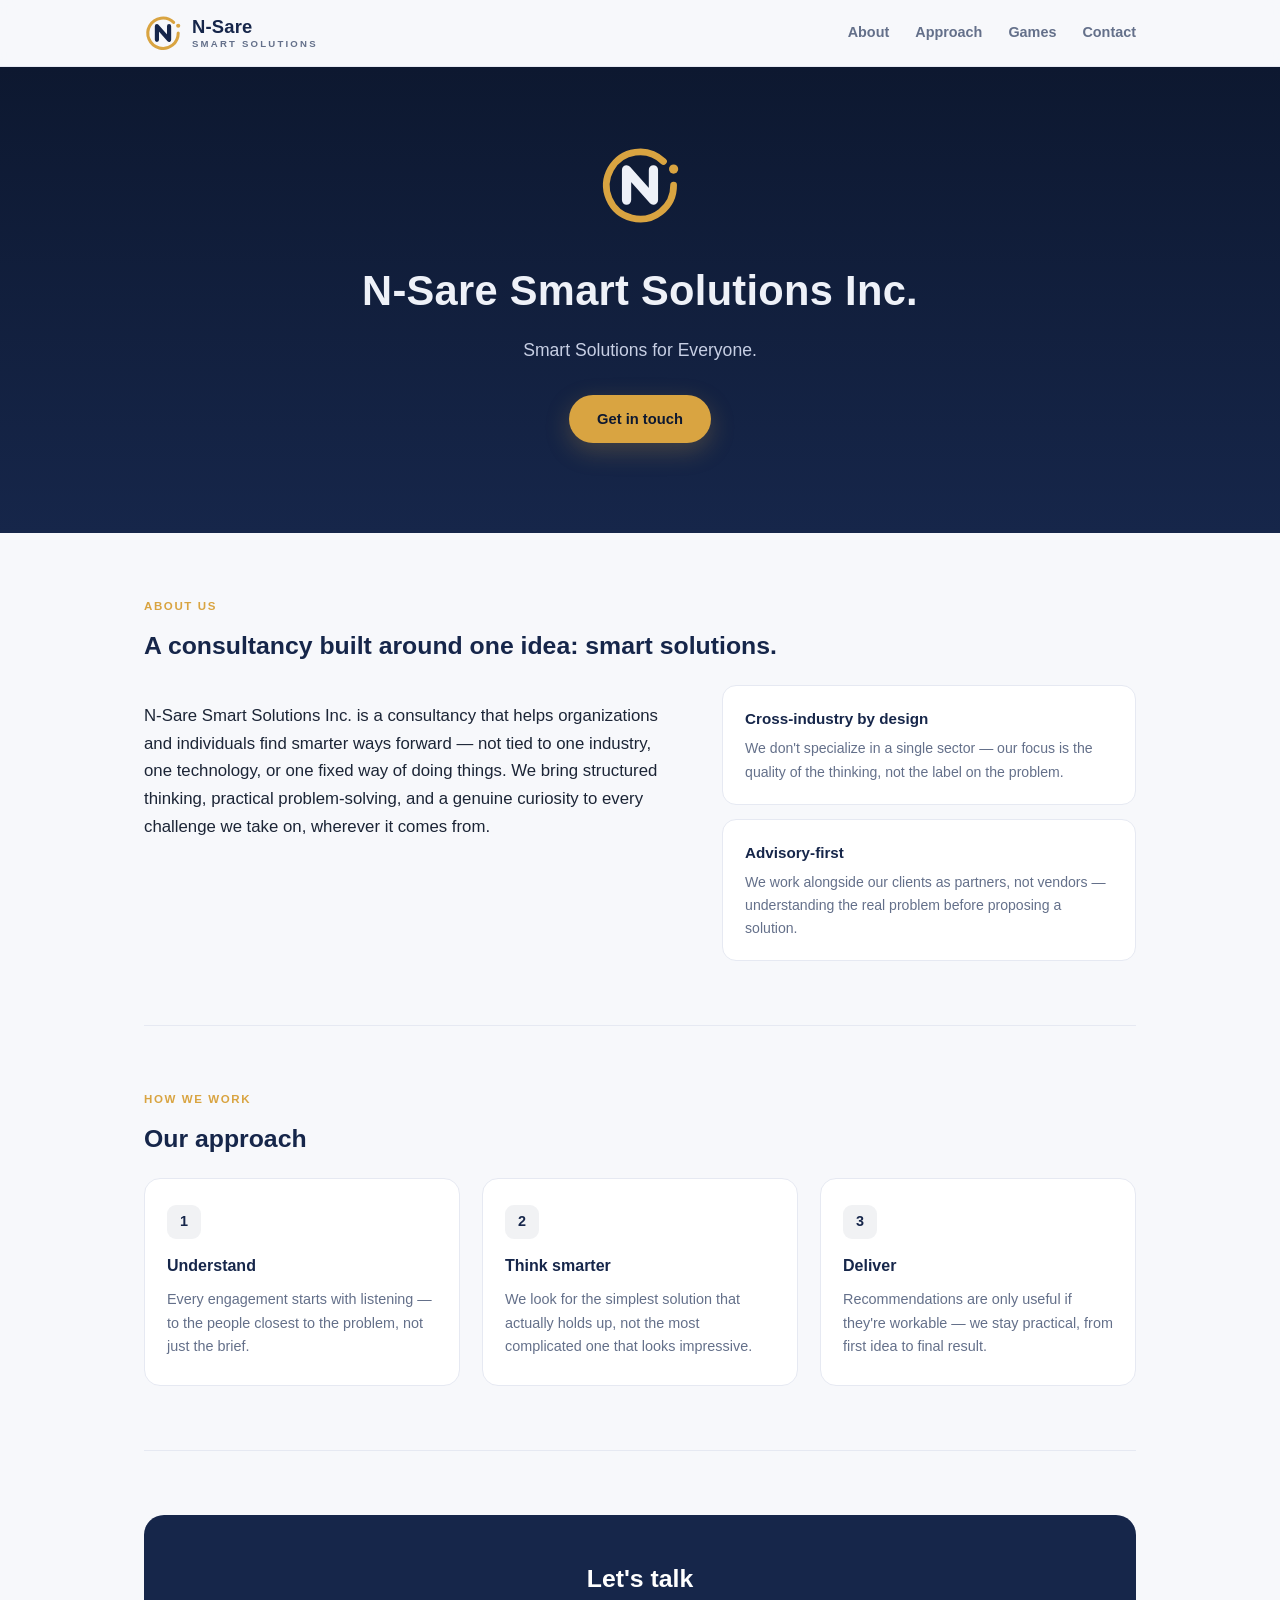
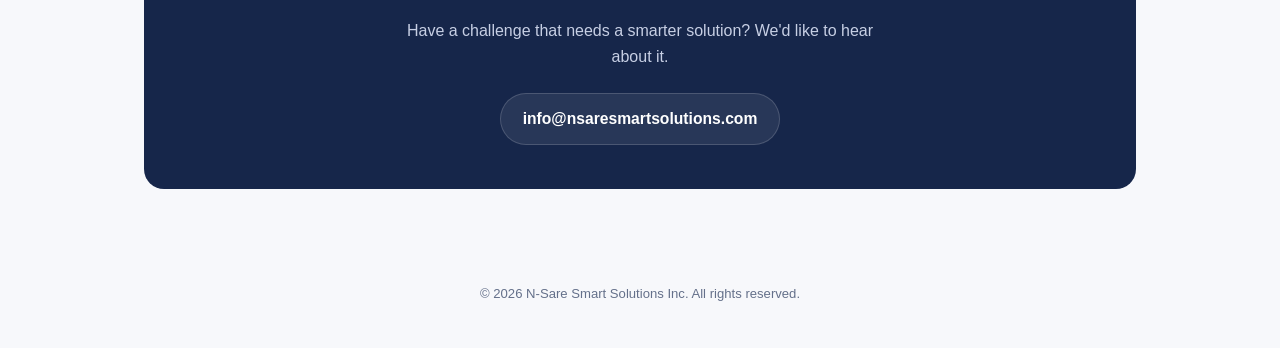
<file: index.html>
<!DOCTYPE html>
<html lang="en">
<head>
<meta charset="UTF-8">
<meta name="viewport" content="width=device-width, initial-scale=1.0">
<title>N-Sare Smart Solutions Inc.</title>
<meta name="description" content="N-Sare Smart Solutions Inc. — Smart Solutions for Everyone.">
<link rel="icon" href="/assets/img/nsare-favicon.svg" type="image/svg+xml">
<link rel="icon" href="/assets/img/nsare-favicon-48.png" type="image/png" sizes="48x48">
<link rel="apple-touch-icon" href="/assets/img/nsare-apple-touch-icon.png">
<style>
  :root {
    --navy: #16264a;
    --navy-deep: #0d1830;
    --gold: #d9a441;
    --ink: #1c2536;
    --muted: #64708a;
    --paper: #f7f8fb;
    --card: #ffffff;
    --line: #e6e9f2;
  }
  * { box-sizing: border-box; }
  html { scroll-behavior: smooth; }
  body {
    margin: 0;
    font-family: -apple-system, BlinkMacSystemFont, 'Segoe UI', Helvetica, Arial, sans-serif;
    background: var(--paper);
    color: var(--ink);
    line-height: 1.65;
  }
  a { color: inherit; }

  /* ---- Nav ---- */
  .nav {
    position: sticky; top: 0; z-index: 20;
    background: rgba(247,248,251,0.9);
    backdrop-filter: blur(8px);
    border-bottom: 1px solid var(--line);
  }
  .nav-inner {
    max-width: 1040px; margin: 0 auto;
    display: flex; align-items: center; justify-content: space-between;
    padding: 14px 24px;
  }
  .brand { display: flex; align-items: center; gap: 10px; text-decoration: none; }
  .brand-mark { width: 38px; height: 38px; }
  .brand-text { display: flex; flex-direction: column; line-height: 1.05; }
  .brand-name { font-weight: 800; font-size: 1.15rem; color: var(--navy); letter-spacing: 0.2px; }
  .brand-sub { font-weight: 700; font-size: 0.6rem; letter-spacing: 2.2px; color: var(--muted); margin-top: 3px; }
  .nav-links { display: flex; gap: 26px; font-size: 0.9rem; font-weight: 600; }
  .nav-links a { text-decoration: none; color: var(--muted); }
  .nav-links a:hover { color: var(--navy); }
  @media (max-width: 560px) {
    .nav-inner { flex-wrap: wrap; row-gap: 10px; padding: 12px 16px; }
    .nav-links { width: 100%; justify-content: space-between; gap: 12px; }
  }

  /* ---- Hero ---- */
  .hero {
    background: linear-gradient(180deg, var(--navy-deep) 0%, var(--navy) 100%);
    color: #eef1f8;
    padding: 76px 24px 90px;
    text-align: center;
  }
  .hero-mark { width: 84px; height: 84px; margin: 0 auto 22px; }
  .hero h1 {
    margin: 0 0 10px;
    font-size: clamp(1.9rem, 4vw, 2.6rem);
    font-weight: 800;
    letter-spacing: 0.3px;
  }
  .hero .tagline {
    margin: 0 auto 30px;
    max-width: 560px;
    font-size: 1.1rem;
    color: #c7cfe4;
    font-weight: 500;
  }
  .hero-cta {
    display: inline-block;
    background: var(--gold);
    color: var(--navy-deep);
    font-weight: 700;
    font-size: 0.92rem;
    padding: 12px 28px;
    border-radius: 999px;
    text-decoration: none;
    box-shadow: 0 8px 24px rgba(217,164,65,0.25);
  }
  .hero-cta:hover { filter: brightness(1.05); }

  /* ---- Sections ---- */
  main { max-width: 1040px; margin: 0 auto; padding: 0 24px; }
  section { padding: 64px 0; border-bottom: 1px solid var(--line); }
  section:last-of-type { border-bottom: none; }
  .eyebrow {
    text-transform: uppercase;
    font-size: 0.72rem;
    letter-spacing: 1.6px;
    font-weight: 800;
    color: var(--gold);
    margin: 0 0 10px;
  }
  h2 {
    font-size: 1.55rem;
    font-weight: 800;
    color: var(--navy);
    margin: 0 0 18px;
  }
  .lead {
    font-size: 1.05rem;
    color: var(--ink);
    max-width: 680px;
  }
  .muted { color: var(--muted); }

  /* ---- About ---- */
  .about-grid {
    display: grid;
    grid-template-columns: 1.3fr 1fr;
    gap: 40px;
    align-items: start;
  }
  @media (max-width: 720px) { .about-grid { grid-template-columns: 1fr; } }
  .stat-card {
    background: var(--card);
    border: 1px solid var(--line);
    border-radius: 14px;
    padding: 20px 22px;
  }
  .stat-card + .stat-card { margin-top: 14px; }
  .stat-card h3 {
    margin: 0 0 6px;
    font-size: 0.95rem;
    color: var(--navy);
  }
  .stat-card p { margin: 0; font-size: 0.88rem; color: var(--muted); }

  /* ---- Approach ---- */
  .approach-grid {
    display: grid;
    grid-template-columns: repeat(3, 1fr);
    gap: 22px;
    margin-top: 8px;
  }
  @media (max-width: 720px) { .approach-grid { grid-template-columns: 1fr; } }
  .approach-card {
    background: var(--card);
    border: 1px solid var(--line);
    border-radius: 16px;
    padding: 26px 22px;
  }
  .approach-num {
    display: inline-flex; align-items: center; justify-content: center;
    width: 34px; height: 34px; border-radius: 9px;
    background: rgba(22,38,74,0.06);
    color: var(--navy);
    font-weight: 800; font-size: 0.9rem;
    margin-bottom: 14px;
  }
  .approach-card h3 { margin: 0 0 8px; font-size: 1rem; color: var(--navy); }
  .approach-card p { margin: 0; font-size: 0.9rem; color: var(--muted); }

  /* ---- Contact ---- */
  .contact-card {
    background: var(--navy);
    color: #eef1f8;
    border-radius: 20px;
    padding: 44px 36px;
    text-align: center;
  }
  .contact-card h2 { color: #fff; }
  .contact-card p { color: #c7cfe4; margin: 0 auto 22px; max-width: 480px; }
  .contact-email {
    display: inline-flex; align-items: center; gap: 8px;
    background: rgba(255,255,255,0.08);
    border: 1px solid rgba(255,255,255,0.16);
    color: #fff;
    font-weight: 700;
    font-size: 0.98rem;
    padding: 12px 22px;
    border-radius: 999px;
    text-decoration: none;
  }
  .contact-email:hover { background: rgba(255,255,255,0.14); }

  footer {
    text-align: center;
    color: var(--muted);
    font-size: 0.82rem;
    padding: 30px 24px 44px;
  }
</style>
</head>
<body>

<nav class="nav">
  <div class="nav-inner">
    <a class="brand" href="#top">
      <svg class="brand-mark" viewBox="0 0 100 100" xmlns="http://www.w3.org/2000/svg" role="img" aria-label="N-Sare Smart Solutions logo">
        <path d="M78 22 A40 40 0 1 0 90 50" fill="none" stroke="#d9a441" stroke-width="8" stroke-linecap="round"/>
        <circle cx="90" cy="31" r="5.5" fill="#d9a441"/>
        <path d="M34 68 V32 L66 68 V32" fill="none" stroke="#16264a" stroke-width="11" stroke-linejoin="round" stroke-linecap="round"/>
      </svg>
      <span class="brand-text"><span class="brand-name">N-Sare</span><span class="brand-sub">SMART SOLUTIONS</span></span>
    </a>
    <div class="nav-links">
      <a href="#about">About</a>
      <a href="#approach">Approach</a>
      <a href="/games/">Games</a>
      <a href="#contact">Contact</a>
    </div>
  </div>
</nav>

<header class="hero" id="top">
  <svg class="hero-mark" viewBox="0 0 100 100" xmlns="http://www.w3.org/2000/svg" role="img" aria-label="N-Sare Smart Solutions logo">
    <path d="M78 22 A40 40 0 1 0 90 50" fill="none" stroke="#d9a441" stroke-width="8" stroke-linecap="round"/>
    <circle cx="90" cy="31" r="5.5" fill="#d9a441"/>
    <path d="M34 68 V32 L66 68 V32" fill="none" stroke="#eef1f8" stroke-width="11" stroke-linejoin="round" stroke-linecap="round"/>
  </svg>
  <h1>N-Sare Smart Solutions Inc.</h1>
  <p class="tagline">Smart Solutions for Everyone.</p>
  <a class="hero-cta" href="#contact">Get in touch</a>
</header>

<main>

  <section id="about">
    <p class="eyebrow">About Us</p>
    <h2>A consultancy built around one idea: smart solutions.</h2>
    <div class="about-grid">
      <p class="lead">
        N-Sare Smart Solutions Inc. is a consultancy that helps organizations
        and individuals find smarter ways forward — not tied to one industry,
        one technology, or one fixed way of doing things. We bring structured
        thinking, practical problem-solving, and a genuine curiosity to every
        challenge we take on, wherever it comes from.
      </p>
      <div>
        <div class="stat-card">
          <h3>Cross-industry by design</h3>
          <p>We don't specialize in a single sector — our focus is the quality of the thinking, not the label on the problem.</p>
        </div>
        <div class="stat-card">
          <h3>Advisory-first</h3>
          <p>We work alongside our clients as partners, not vendors — understanding the real problem before proposing a solution.</p>
        </div>
      </div>
    </div>
  </section>

  <section id="approach">
    <p class="eyebrow">How We Work</p>
    <h2>Our approach</h2>
    <div class="approach-grid">
      <div class="approach-card">
        <div class="approach-num">1</div>
        <h3>Understand</h3>
        <p>Every engagement starts with listening — to the people closest to the problem, not just the brief.</p>
      </div>
      <div class="approach-card">
        <div class="approach-num">2</div>
        <h3>Think smarter</h3>
        <p>We look for the simplest solution that actually holds up, not the most complicated one that looks impressive.</p>
      </div>
      <div class="approach-card">
        <div class="approach-num">3</div>
        <h3>Deliver</h3>
        <p>Recommendations are only useful if they're workable — we stay practical, from first idea to final result.</p>
      </div>
    </div>
  </section>

  <section id="contact" style="border-bottom:none;">
    <div class="contact-card">
      <h2>Let's talk</h2>
      <p>Have a challenge that needs a smarter solution? We'd like to hear about it.</p>
      <a class="contact-email" href="mailto:info@nsaresmartsolutions.com">
        info@nsaresmartsolutions.com
      </a>
    </div>
  </section>

</main>

<footer>
  &copy; 2026 N-Sare Smart Solutions Inc. All rights reserved.
</footer>

</body>
</html>
</file>
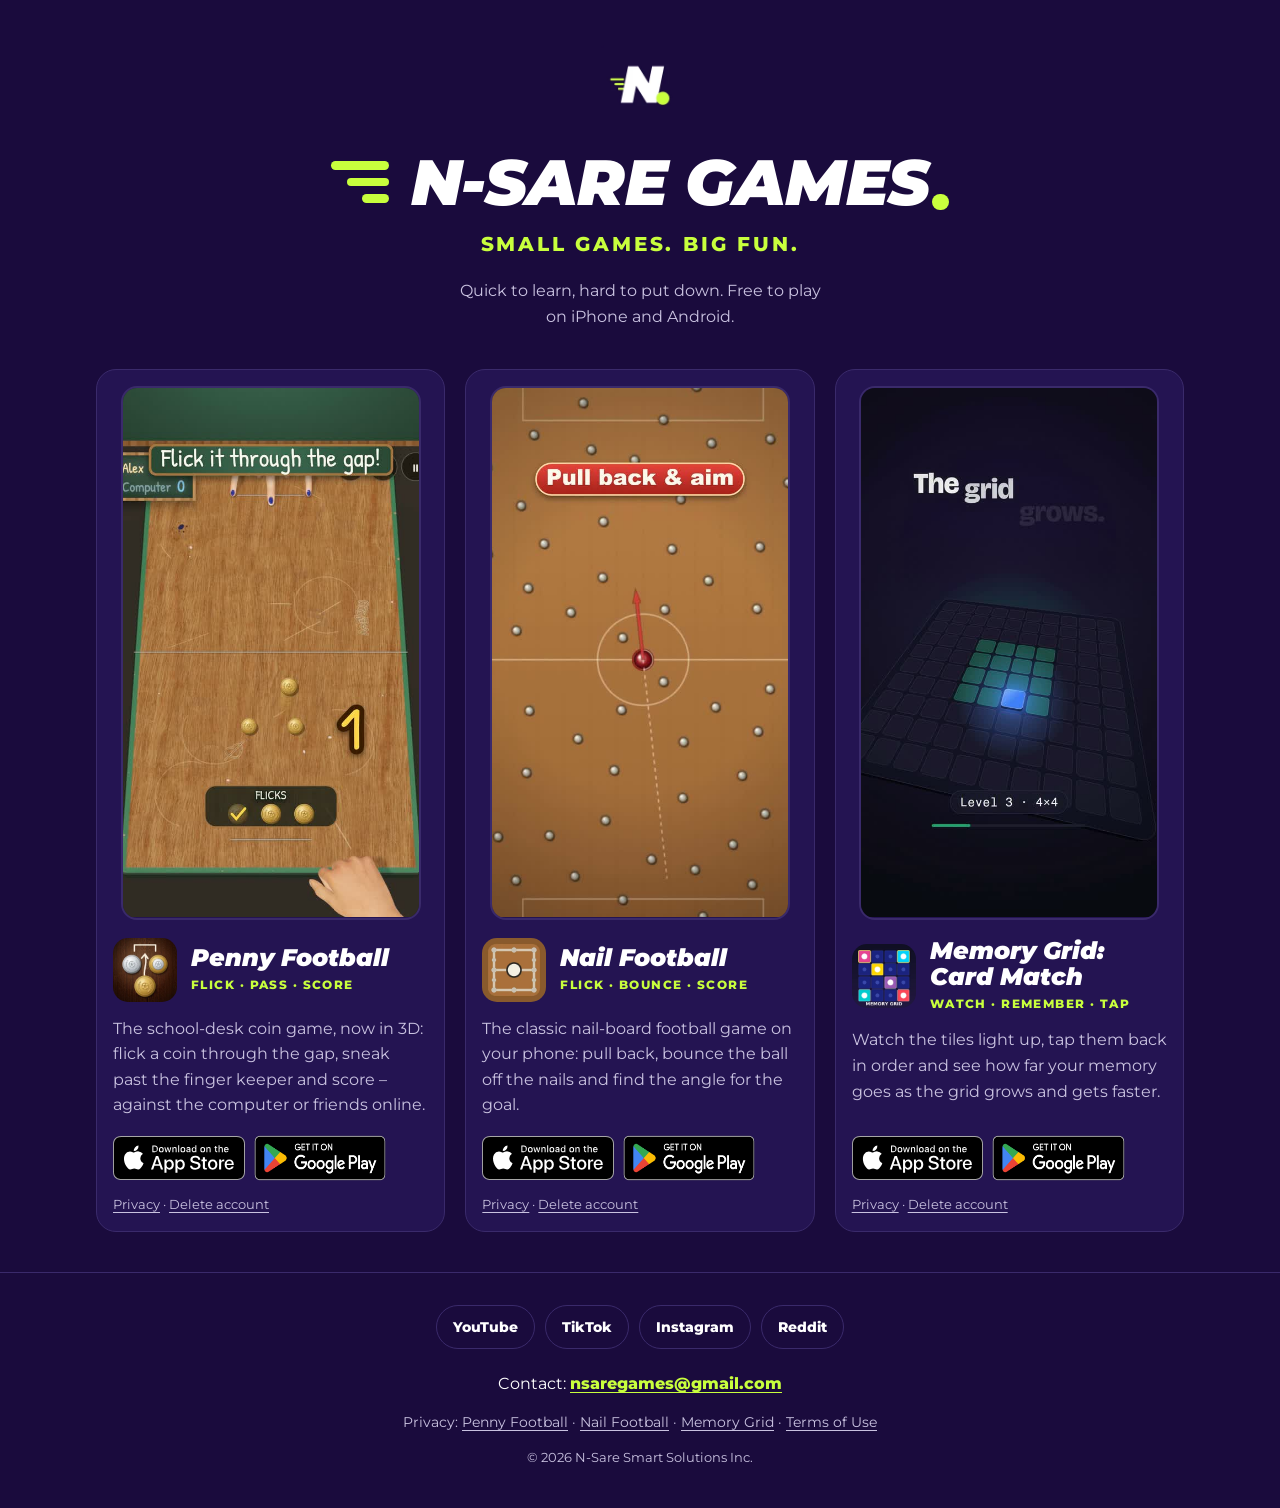
<file: games/index.html>
<!doctype html>
<html lang="en">
<head>
<meta charset="utf-8">
<meta name="viewport" content="width=device-width, initial-scale=1">
<title>N-Sare Games – Small Games. Big Fun.</title>
<meta name="description" content="Free mobile games by N-Sare Games: Penny Football, Nail Football and Memory Grid. Download on Google Play and the App Store.">
<meta name="theme-color" content="#1A0B3D">
<link rel="canonical" href="https://nsaresmartsolutions.com/games/">
<meta property="og:type" content="website">
<meta property="og:site_name" content="N-Sare Games">
<meta property="og:title" content="N-Sare Games – Small Games. Big Fun.">
<meta property="og:description" content="Penny Football, Nail Football and Memory Grid – free games for iPhone and Android.">
<meta property="og:url" content="https://nsaresmartsolutions.com/games/">
<meta property="og:image" content="https://nsaresmartsolutions.com/assets/img/og-image.jpg">
<meta property="og:image:width" content="1200">
<meta property="og:image:height" content="630">
<meta name="twitter:card" content="summary_large_image">
<link rel="icon" href="../assets/img/favicon.ico" sizes="any">
<link rel="icon" type="image/png" href="../assets/img/favicon-48.png">
<link rel="apple-touch-icon" href="../assets/img/apple-touch-icon.png">
<link rel="preload" href="../assets/fonts/montserrat-latin-900-italic.woff2" as="font" type="font/woff2" crossorigin>
<link rel="stylesheet" href="../assets/site.css">
<script type="application/ld+json">
{"@context":"https://schema.org","@type":"Organization","name":"N-Sare Games","legalName":"N-Sare Smart Solutions Inc.","url":"https://nsaresmartsolutions.com/games/","logo":"https://nsaresmartsolutions.com/assets/img/apple-touch-icon.png","email":"nsaregames@gmail.com","sameAs":["https://www.youtube.com/@nsaregames","https://www.tiktok.com/@nsaregames","https://www.instagram.com/nsaregames","https://www.reddit.com/user/NsareGames"]}
</script>
</head>
<body>

<header class="hero wrap">
  <img class="logo" src="../assets/img/logo-192.webp" width="88" height="88" alt="">
  <h1 class="wordmark" aria-label="N-Sare Games.">
    <span class="lines" aria-hidden="true"><i></i><i></i><i></i></span>N-SARE GAMES<span class="dot" aria-hidden="true"></span>
  </h1>
  <p class="slogan">Small games. Big fun.</p>
  <p class="intro">Quick to learn, hard to put down. Free to play on iPhone and Android.</p>
</header>

<main class="wrap">
  <section class="games" aria-label="Our games">

    <article class="game" id="penny-football">
      <div class="clip">
        <video autoplay muted loop playsinline preload="metadata" poster="../assets/video/pennyfootball-poster.jpg" aria-label="Penny Football gameplay">
          <source src="../assets/video/pennyfootball.mp4" type="video/mp4">
        </video>
      </div>
      <div class="head">
        <img class="icon" src="../assets/img/icon-pennyfootball.webp" width="64" height="64" alt="Penny Football icon">
        <div>
          <h2>Penny Football</h2>
          <p class="tag">Flick · Pass · Score</p>
        </div>
      </div>
      <p class="pitch">The school-desk coin game, now in 3D: flick a coin through the gap, sneak past the finger keeper and score – against the computer or friends online.</p>
      <div class="badges">
        <a class="apple" href="https://apps.apple.com/app/id6820253275" rel="noopener"><img src="../assets/badges/app-store.svg" width="132" height="44" alt="Download on the App Store"></a>
        <a class="google" href="https://play.google.com/store/apps/details?id=com.nsaresmartsolutions.pennyfootball" rel="noopener"><img src="../assets/badges/google-play.png" width="171" height="66" alt="Get it on Google Play"></a>
      </div>
      <p class="links"><a href="../pennyfootball/privacy/">Privacy</a> · <a href="../pennyfootball/delete-account/">Delete account</a></p>
    </article>

    <article class="game" id="nail-football">
      <div class="clip">
        <video autoplay muted loop playsinline preload="metadata" poster="../assets/video/nailfootball-poster.jpg" aria-label="Nail Football gameplay">
          <source src="../assets/video/nailfootball.mp4" type="video/mp4">
        </video>
      </div>
      <div class="head">
        <img class="icon" src="../assets/img/icon-nailfootball.webp" width="64" height="64" alt="Nail Football icon">
        <div>
          <h2>Nail Football</h2>
          <p class="tag">Flick · Bounce · Score</p>
        </div>
      </div>
      <p class="pitch">The classic nail-board football game on your phone: pull back, bounce the ball off the nails and find the angle for the goal.</p>
      <div class="badges">
        <a class="apple" href="https://apps.apple.com/app/id6813600041" rel="noopener"><img src="../assets/badges/app-store.svg" width="132" height="44" alt="Download on the App Store"></a>
        <a class="google" href="https://play.google.com/store/apps/details?id=com.nailfootball.app" rel="noopener"><img src="../assets/badges/google-play.png" width="171" height="66" alt="Get it on Google Play"></a>
      </div>
      <p class="links"><a href="../nailfootball/privacy/">Privacy</a> · <a href="../nailfootball/delete-account/">Delete account</a></p>
    </article>

    <article class="game" id="memory-grid">
      <div class="clip">
        <video autoplay muted loop playsinline preload="metadata" poster="../assets/video/memorygrid-poster.jpg" aria-label="Memory Grid gameplay">
          <source src="../assets/video/memorygrid.mp4" type="video/mp4">
        </video>
      </div>
      <div class="head">
        <img class="icon" src="../assets/img/icon-memorygrid.webp" width="64" height="64" alt="Memory Grid icon">
        <div>
          <h2>Memory Grid: Card Match</h2>
          <p class="tag">Watch · Remember · Tap</p>
        </div>
      </div>
      <p class="pitch">Watch the tiles light up, tap them back in order and see how far your memory goes as the grid grows and gets faster.</p>
      <div class="badges">
        <a class="apple" href="https://apps.apple.com/app/id6813694094" rel="noopener"><img src="../assets/badges/app-store.svg" width="132" height="44" alt="Download on the App Store"></a>
        <a class="google" href="https://play.google.com/store/apps/details?id=com.nsare.memorygrid" rel="noopener"><img src="../assets/badges/google-play.png" width="171" height="66" alt="Get it on Google Play"></a>
      </div>
      <p class="links"><a href="../memorygrid/privacy/">Privacy</a> · <a href="../memorygrid/delete-account/">Delete account</a></p>
    </article>

  </section>
</main>

<footer class="site-footer">
  <div class="wrap">
    <ul class="social" aria-label="Follow N-Sare Games">
      <li><a href="https://www.youtube.com/@nsaregames" rel="noopener">YouTube</a></li>
      <li><a href="https://www.tiktok.com/@nsaregames" rel="noopener">TikTok</a></li>
      <li><a href="https://www.instagram.com/nsaregames" rel="noopener">Instagram</a></li>
      <li><a href="https://www.reddit.com/user/NsareGames" rel="noopener">Reddit</a></li>
    </ul>
    <p class="contact">Contact: <a href="mailto:nsaregames@gmail.com">nsaregames@gmail.com</a></p>
    <p class="legal-links">
      Privacy: <a href="../pennyfootball/privacy/">Penny Football</a> · <a href="../nailfootball/privacy/">Nail Football</a> · <a href="../memorygrid/privacy/">Memory Grid</a> · <a href="../terms/">Terms of Use</a>
    </p>
    <p class="copy">© 2026 N-Sare Smart Solutions Inc.</p>
  </div>
</footer>

<script>
  // Respect "reduce motion": stop the looping clips and show the still image instead.
  if (window.matchMedia && matchMedia('(prefers-reduced-motion: reduce)').matches) {
    document.querySelectorAll('video').forEach(function (v) { v.removeAttribute('autoplay'); v.pause(); });
  }
</script>
</body>
</html>
</file>
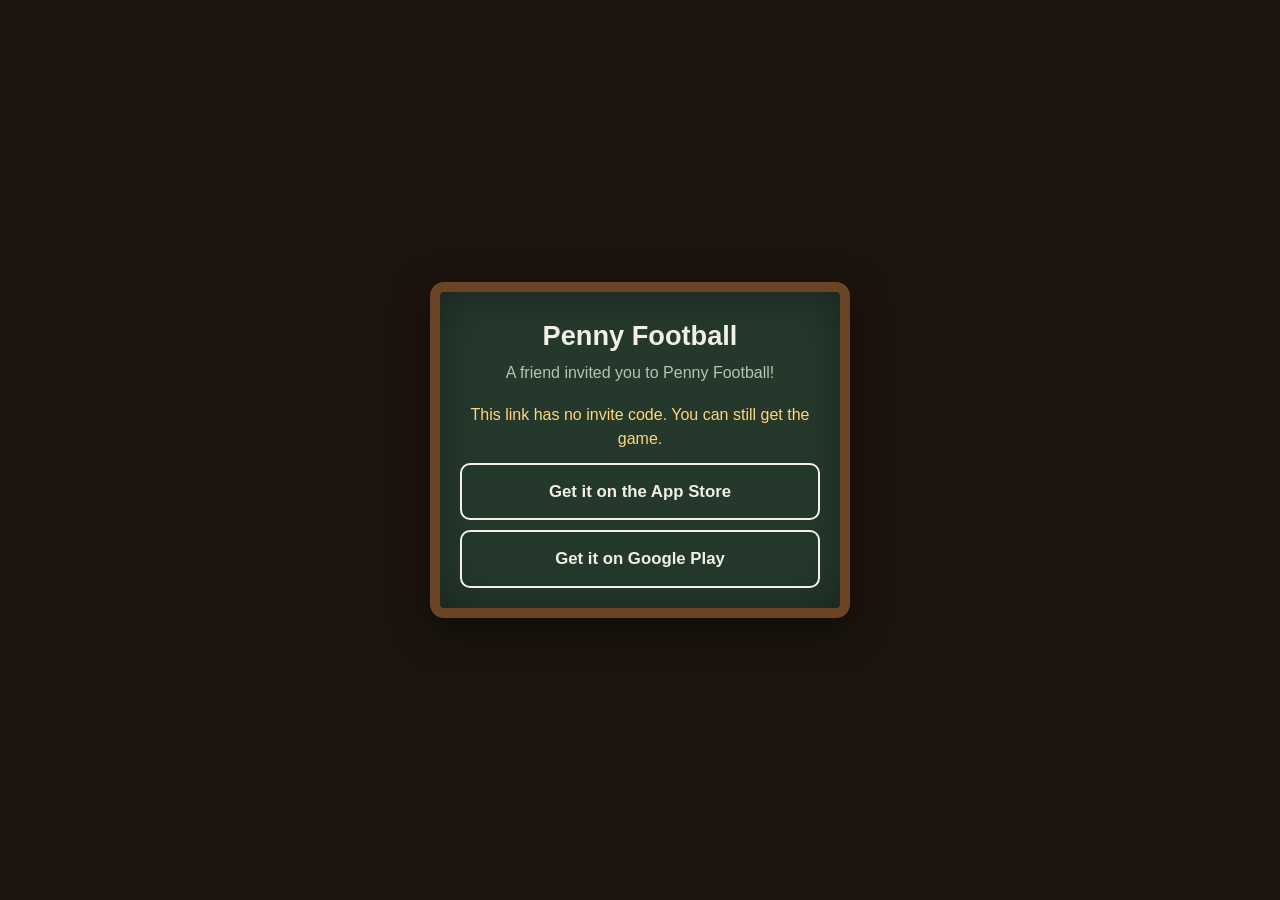
<file: invite/index.html>
<!DOCTYPE html>
<!--
  Penny Football: the personal invite page (task 10f, D92). Published on the website (repo nsare-website) as
  /invite/index.html, so nsaresmartsolutions.com/invite/?c=CODE opens it. Shows the friend's code big, copies it as
  "PF-CODE" (the iPhone app offers it after sign-up), and links the stores; Google Play's link carries
  referrer=pfcode=CODE, which the Android app reads on its first launch. Self-contained: no outside files.
  The numbers here must match finger-football src/config/config.ts (CONFIG.referral; tests/web/invitePage.test.ts).
-->
<html lang="en">
<head>
<meta charset="UTF-8">
<meta name="viewport" content="width=device-width, initial-scale=1.0, viewport-fit=cover">
<meta name="robots" content="noindex">
<meta name="theme-color" content="#1c150e">
<title>Penny Football: Invite</title>
<meta property="og:title" content="Penny Football">
<meta property="og:description" content="A friend invited you to Penny Football: the school-desk coin football game.">
<style>
  :root {
    --wood: #1c150e;
    --frame: #6b4423;
    --board: #24382c;
    --chalk: #f2efe6;
    --muted: #b9c2b4;
    --yellow: #ffd678;
  }
  * { box-sizing: border-box; }
  html, body { margin: 0; }
  body {
    min-height: 100vh;
    background: var(--wood);
    color: var(--chalk);
    font-family: -apple-system, BlinkMacSystemFont, 'Segoe UI', Helvetica, Arial, sans-serif;
    line-height: 1.5;
    display: flex;
    align-items: center;
    justify-content: center;
    padding: 24px 16px;
  }
  .board {
    width: 100%;
    max-width: 420px;
    background: var(--board);
    border: 10px solid var(--frame);
    border-radius: 14px;
    box-shadow: 0 12px 40px rgba(0, 0, 0, 0.5), inset 0 0 40px rgba(0, 0, 0, 0.35);
    padding: 24px 20px 20px;
    text-align: center;
  }
  h1 { margin: 0 0 4px; font-size: 1.7rem; }
  .lead { margin: 0 0 18px; color: var(--muted); }
  .label { font-size: 0.9rem; color: var(--muted); margin-bottom: 4px; }
  .code {
    font-family: 'Courier New', ui-monospace, monospace;
    font-weight: 700;
    font-size: 2.6rem;
    letter-spacing: 0.18em;
    color: var(--yellow);
    margin: 0 0 12px;
    user-select: all;
    word-break: break-all;
  }
  button, .store {
    display: block;
    width: 100%;
    margin: 10px 0 0;
    padding: 14px 16px;
    border-radius: 10px;
    border: 2px solid var(--chalk);
    background: transparent;
    color: var(--chalk);
    font: inherit;
    font-weight: 700;
    font-size: 1.05rem;
    text-decoration: none;
    cursor: pointer;
  }
  .primary { background: var(--yellow); border-color: var(--yellow); color: var(--wood); }
  .copied { min-height: 1.5em; margin-top: 6px; color: var(--yellow); font-size: 0.95rem; }
  ol { text-align: left; margin: 18px 0 0; padding-left: 1.3em; color: var(--muted); font-size: 0.95rem; }
  li { margin: 4px 0; }
  .bad { color: var(--yellow); margin: 0 0 12px; }
  [hidden] { display: none !important; }
</style>
</head>
<body>
<main class="board">
  <h1 id="title">Penny Football</h1>
  <p class="lead" id="lead"></p>
  <div id="has-code">
    <div class="label" id="code-label"></div>
    <div class="code" id="code"></div>
    <button type="button" class="primary" id="copy"></button>
    <div class="copied" id="copied" aria-live="polite"></div>
  </div>
  <p class="bad" id="no-code" hidden></p>
  <a class="store" id="app-store" href="#"></a>
  <a class="store" id="google-play" href="#"></a>
  <ol id="steps"></ol>
</main>
<script>
(function () {
  // Must match CONFIG.referral in finger-football (tests/web/invitePage.test.ts checks).
  var CODE_LENGTH = 6;
  var ALPHABET = 'ABCDEFGHJKMNPQRSTUVWXYZ23456789';
  var CLIP_PREFIX = 'PF-';
  var REFERRER_KEY = 'pfcode';
  var APP_STORE = 'https://apps.apple.com/app/id6820253275';
  var GOOGLE_PLAY = 'https://play.google.com/store/apps/details?id=com.nsaresmartsolutions.pennyfootball';

  var TEXT = {
    tr: {
      title: 'Para Futbolu',
      lead: 'Bir arkadaşın seni Para Futbolu\'na davet etti!',
      codeLabel: 'Davet kodu',
      copy: 'Kodu kopyala',
      copied: 'Kopyalandı!',
      copyFailed: 'Kopyalanamadı. Kodu not al.',
      noCode: 'Bu linkte davet kodu yok. Oyunu yine de indirebilirsin.',
      appStore: 'App Store\'dan indir',
      googlePlay: 'Google Play\'den indir',
      steps: [
        'Kodu kopyala (App Store düğmesi de kopyalar).',
        'Oyunu indir, aç ve kayıt ol.',
        'Oyun kodu kendisi bulup sorar. Sormazsa: Mağaza → Arkadaşını davet et → kodu yapıştır.',
        '3 maç bitirince ikiniz de 500 puan alırsınız.'
      ]
    },
    en: {
      title: 'Penny Football',
      lead: 'A friend invited you to Penny Football!',
      codeLabel: 'Invite code',
      copy: 'Copy the code',
      copied: 'Copied!',
      copyFailed: 'Couldn\'t copy. Write the code down.',
      noCode: 'This link has no invite code. You can still get the game.',
      appStore: 'Get it on the App Store',
      googlePlay: 'Get it on Google Play',
      steps: [
        'Copy the code (the App Store button copies it too).',
        'Get the game, open it and sign up.',
        'The game finds the code and asks. If it doesn\'t: Shop → Invite a friend → paste the code.',
        'Finish 3 matches and you both get 500 points.'
      ]
    }
  };

  var lang = /^tr\b/i.test(navigator.language || '') ? 'tr' : 'en';
  var tx = TEXT[lang];
  document.documentElement.lang = lang;
  document.title = tx.title;

  // "ABC234", "abc-234" or "PF-ABC234" all read as ABC234.
  function tidy(raw) {
    return String(raw || '').trim().replace(/^PF-/i, '').toUpperCase().replace(/[^A-Z0-9]/g, '').slice(0, CODE_LENGTH);
  }
  function ok(code) {
    if (code.length !== CODE_LENGTH) return false;
    for (var i = 0; i < code.length; i++) if (ALPHABET.indexOf(code.charAt(i)) < 0) return false;
    return true;
  }
  var raw = '';
  try { raw = new URLSearchParams(location.search).get('c') || ''; } catch (e) { raw = ''; }
  var code = tidy(raw);
  if (!ok(code)) code = '';

  var $ = function (id) { return document.getElementById(id); };
  $('title').textContent = tx.title;
  $('lead').textContent = tx.lead;
  $('code-label').textContent = tx.codeLabel;
  $('copy').textContent = tx.copy;
  $('app-store').textContent = tx.appStore;
  $('google-play').textContent = tx.googlePlay;
  tx.steps.forEach(function (s) {
    var li = document.createElement('li');
    li.textContent = s;
    $('steps').appendChild(li);
  });

  if (code) {
    $('code').textContent = code;
  } else {
    $('has-code').hidden = true;
    $('no-code').hidden = false;
    $('no-code').textContent = tx.noCode;
    $('steps').hidden = true;
  }

  function copyCode() {
    var text = CLIP_PREFIX + code;
    if (navigator.clipboard && navigator.clipboard.writeText) {
      return navigator.clipboard.writeText(text).then(function () { return true; }, function () { return oldCopy(text); });
    }
    return Promise.resolve(oldCopy(text));
  }
  function oldCopy(text) {
    try {
      var area = document.createElement('textarea');
      area.value = text;
      area.setAttribute('readonly', '');
      area.style.position = 'fixed';
      area.style.opacity = '0';
      document.body.appendChild(area);
      area.select();
      area.setSelectionRange(0, text.length);
      var done = document.execCommand('copy');
      document.body.removeChild(area);
      return done;
    } catch (e) {
      return false;
    }
  }

  $('copy').addEventListener('click', function () {
    copyCode().then(function (done) {
      $('copied').textContent = done ? tx.copied : tx.copyFailed;
    });
  });

  var play = GOOGLE_PLAY + (code ? '&referrer=' + encodeURIComponent(REFERRER_KEY + '=' + code) : '');
  $('google-play').href = play;
  $('app-store').href = APP_STORE;
  // The App Store does not carry the code: copy it on the way, the app offers it after sign-up.
  $('app-store').addEventListener('click', function (e) {
    if (!code) return;
    e.preventDefault();
    var go = function () { location.href = APP_STORE; };
    copyCode().then(go, go);
  });

  // The phone's own store first and big; the other one stays (a friend may be on a computer).
  var ua = navigator.userAgent || '';
  var ios = /iPhone|iPad|iPod/i.test(ua) || (/Macintosh/i.test(ua) && navigator.maxTouchPoints > 1);
  var android = /Android/i.test(ua);
  // With a code, "Copy" is the yellow button; without one, the store is.
  if (ios) {
    if (!code) $('app-store').classList.add('primary');
    $('google-play').hidden = true;
  } else if (android) {
    if (!code) $('google-play').classList.add('primary');
    $('app-store').hidden = true;
  }
})();
</script>
</body>
</html>
</file>
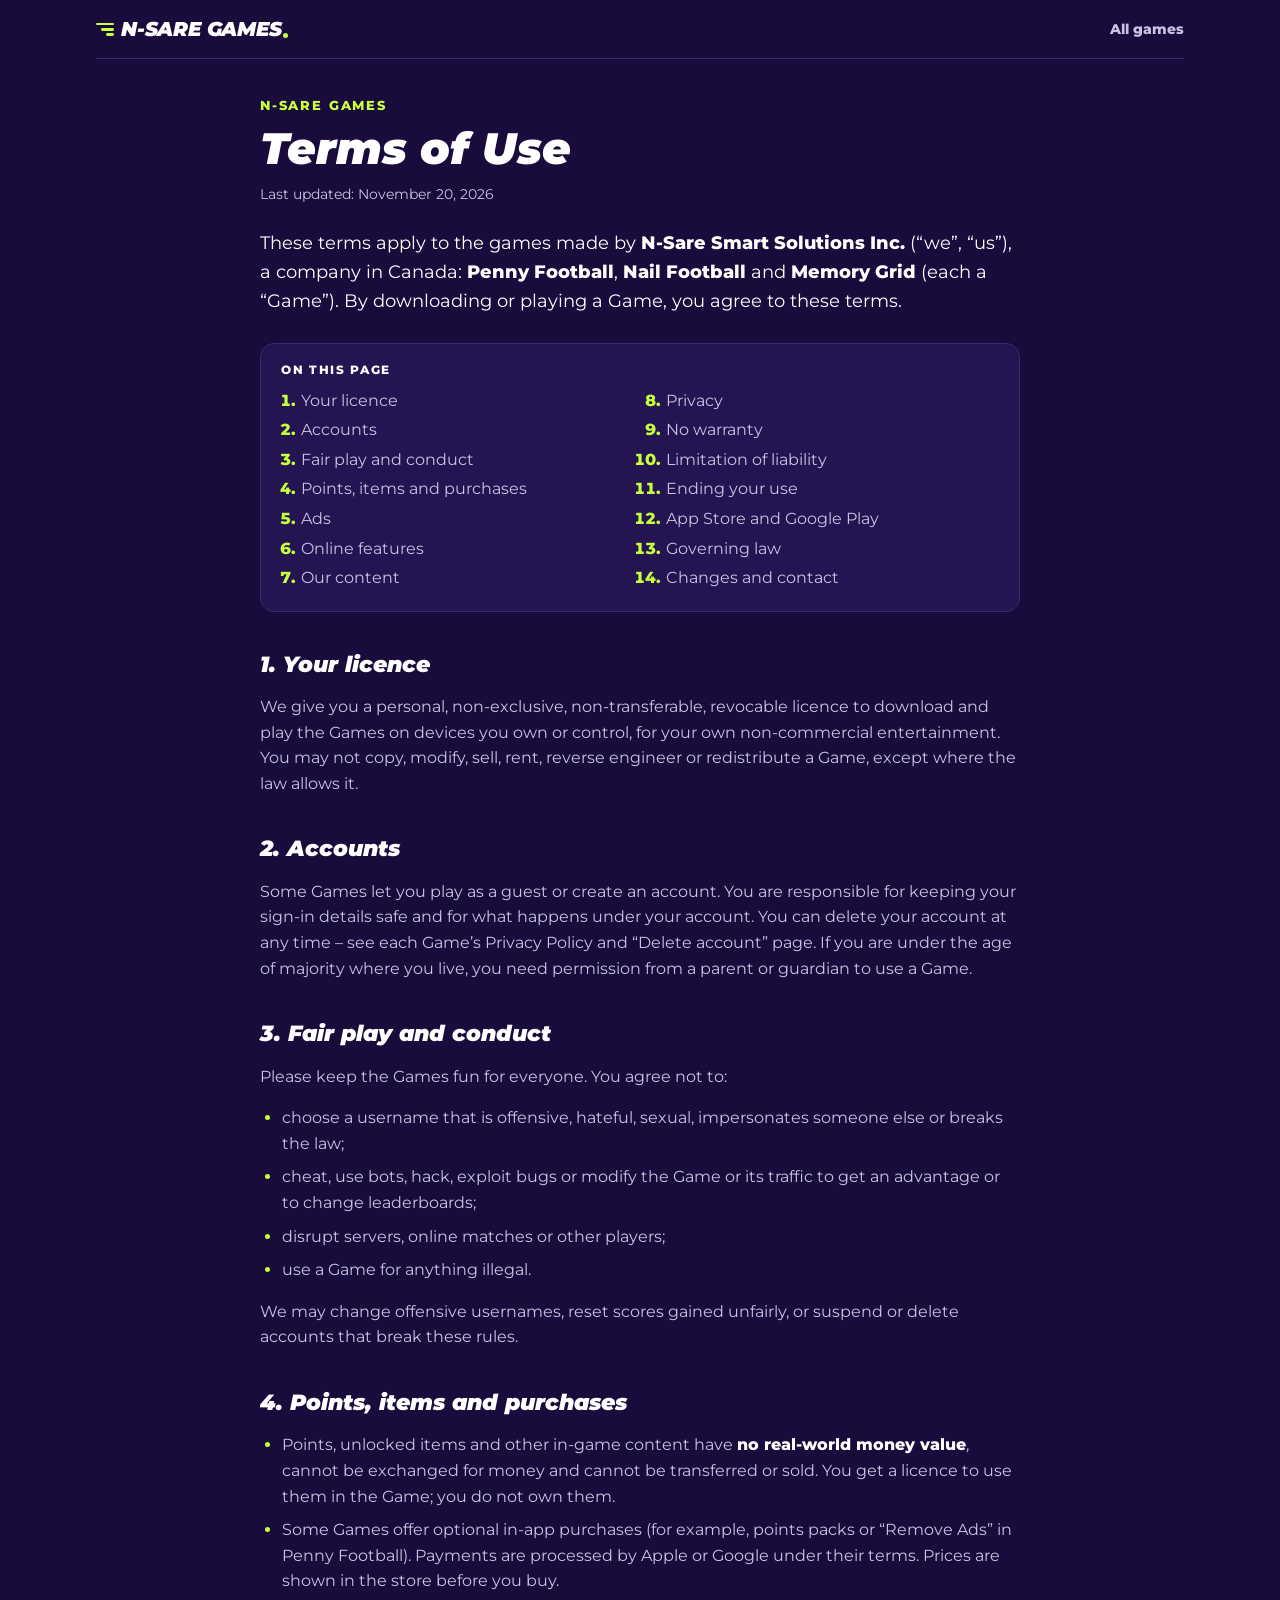
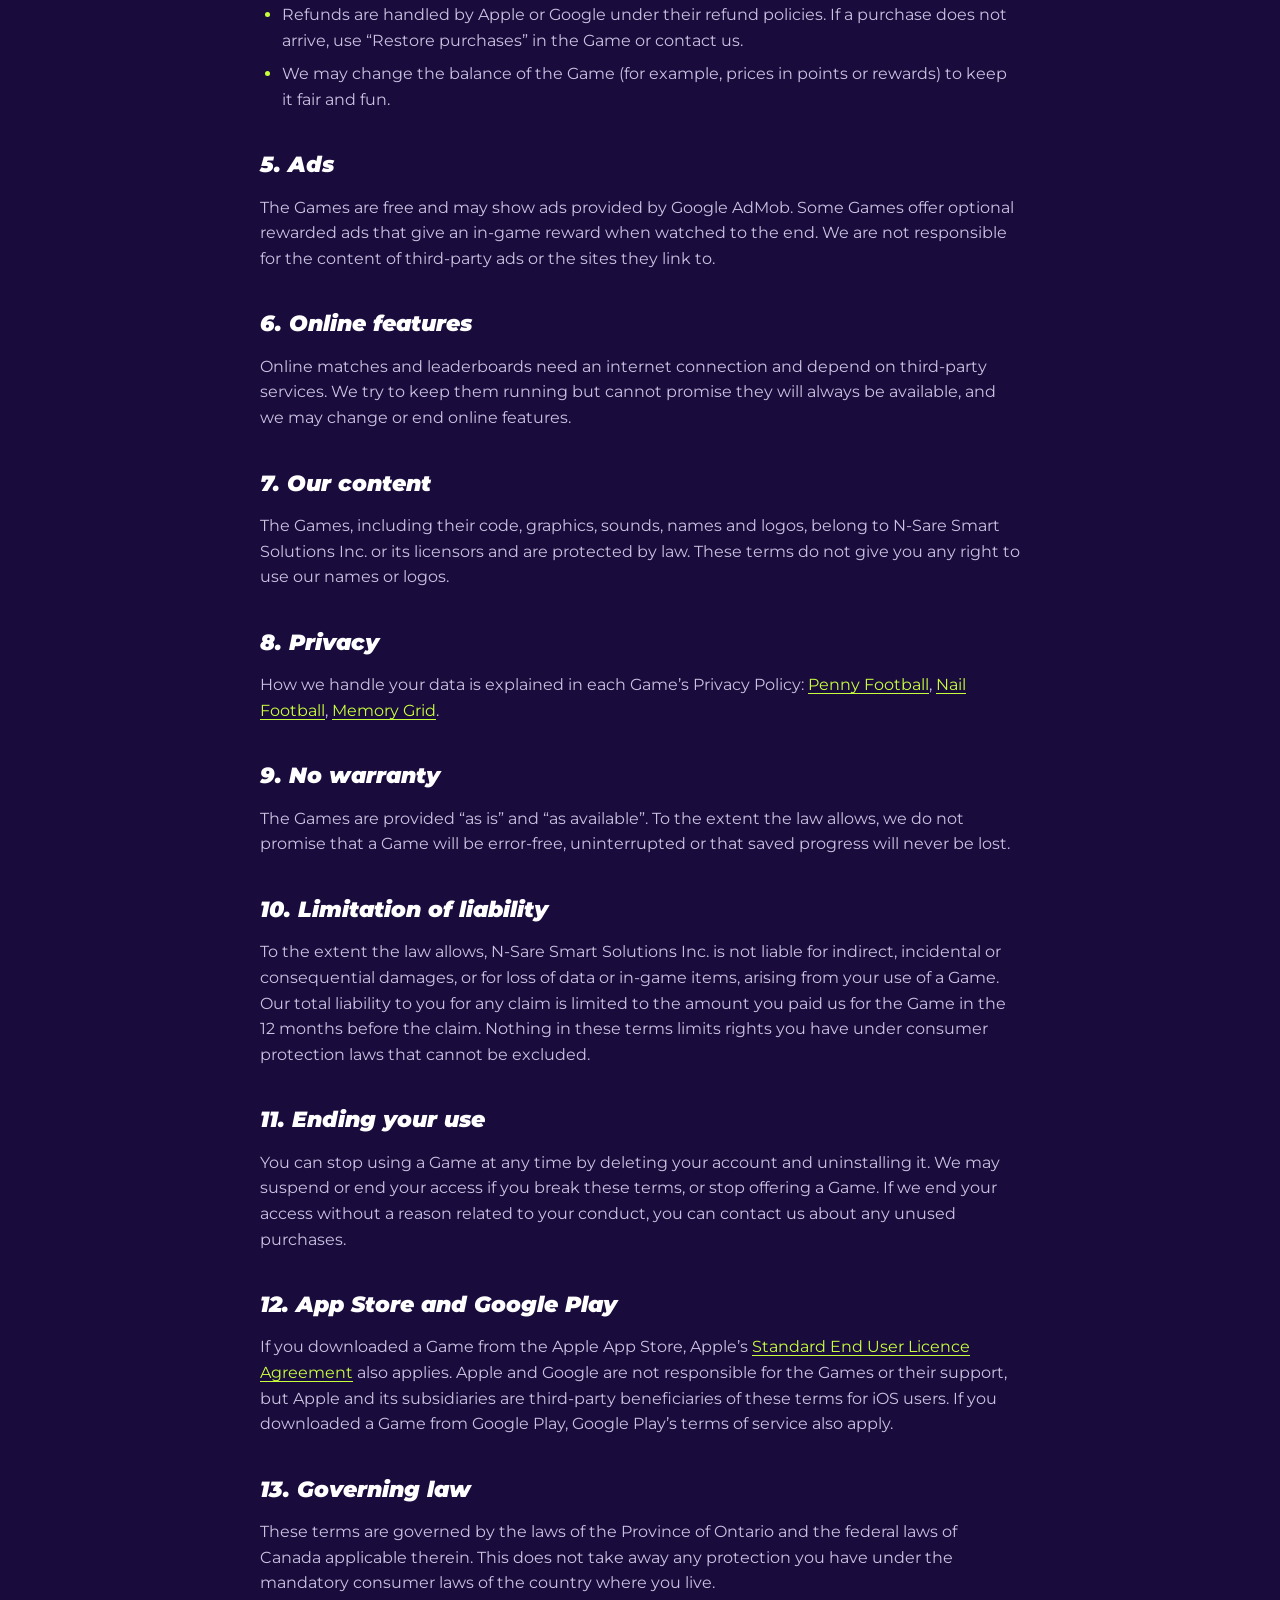
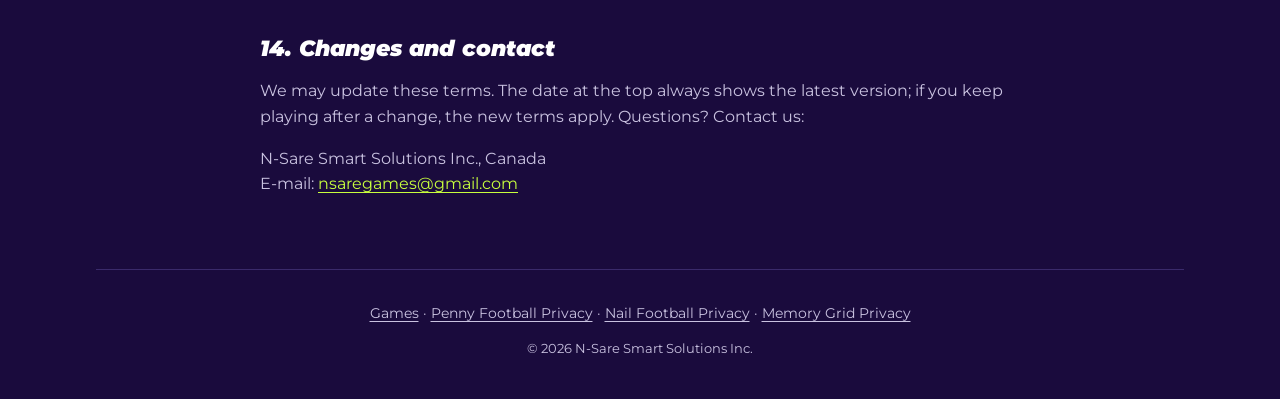
<file: terms/index.html>
<!doctype html>
<html lang="en">
<head>
<meta charset="utf-8">
<meta name="viewport" content="width=device-width, initial-scale=1">
<title>N-Sare Games – Terms of Use</title>
<meta name="description" content="Terms of Use for Penny Football, Nail Football and Memory Grid by N-Sare Smart Solutions Inc.">
<meta name="theme-color" content="#1A0B3D">
<link rel="canonical" href="https://nsaresmartsolutions.com/terms/">
<link rel="icon" href="../assets/img/favicon.ico" sizes="any">
<link rel="apple-touch-icon" href="../assets/img/apple-touch-icon.png">
<link rel="stylesheet" href="../assets/site.css">
</head>
<body>
<div class="wrap">
  <header class="topbar">
    <a class="wordmark" href="../games/" aria-label="N-Sare Games home"><span class="lines" aria-hidden="true"><i></i><i></i><i></i></span>N-SARE GAMES<span class="dot" aria-hidden="true"></span></a>
    <a class="back" href="../games/">All games</a>
  </header>

  <main class="doc">
    <p class="kicker">N-Sare Games</p>
    <h1>Terms of Use</h1>
    <p class="updated">Last updated: November 20, 2026</p>
    <p class="lede">These terms apply to the games made by <strong>N-Sare Smart Solutions Inc.</strong> (“we”, “us”), a company in Canada: <strong>Penny Football</strong>, <strong>Nail Football</strong> and <strong>Memory Grid</strong> (each a “Game”). By downloading or playing a Game, you agree to these terms.</p>

    <nav class="toc" aria-label="On this page">
      <p>On this page</p>
      <ol>
        <li><a href="#licence">Your licence</a></li>
        <li><a href="#accounts">Accounts</a></li>
        <li><a href="#conduct">Fair play and conduct</a></li>
        <li><a href="#items">Points, items and purchases</a></li>
        <li><a href="#ads">Ads</a></li>
        <li><a href="#online">Online features</a></li>
        <li><a href="#ip">Our content</a></li>
        <li><a href="#privacy">Privacy</a></li>
        <li><a href="#warranty">No warranty</a></li>
        <li><a href="#liability">Limitation of liability</a></li>
        <li><a href="#end">Ending your use</a></li>
        <li><a href="#stores">App Store and Google Play</a></li>
        <li><a href="#law">Governing law</a></li>
        <li><a href="#changes">Changes and contact</a></li>
      </ol>
    </nav>

    <h2 id="licence">1. Your licence</h2>
    <p>We give you a personal, non-exclusive, non-transferable, revocable licence to download and play the Games on devices you own or control, for your own non-commercial entertainment. You may not copy, modify, sell, rent, reverse engineer or redistribute a Game, except where the law allows it.</p>

    <h2 id="accounts">2. Accounts</h2>
    <p>Some Games let you play as a guest or create an account. You are responsible for keeping your sign-in details safe and for what happens under your account. You can delete your account at any time – see each Game’s Privacy Policy and “Delete account” page. If you are under the age of majority where you live, you need permission from a parent or guardian to use a Game.</p>

    <h2 id="conduct">3. Fair play and conduct</h2>
    <p>Please keep the Games fun for everyone. You agree not to:</p>
    <ul>
      <li>choose a username that is offensive, hateful, sexual, impersonates someone else or breaks the law;</li>
      <li>cheat, use bots, hack, exploit bugs or modify the Game or its traffic to get an advantage or to change leaderboards;</li>
      <li>disrupt servers, online matches or other players;</li>
      <li>use a Game for anything illegal.</li>
    </ul>
    <p>We may change offensive usernames, reset scores gained unfairly, or suspend or delete accounts that break these rules.</p>

    <h2 id="items">4. Points, items and purchases</h2>
    <ul>
      <li>Points, unlocked items and other in-game content have <strong>no real-world money value</strong>, cannot be exchanged for money and cannot be transferred or sold. You get a licence to use them in the Game; you do not own them.</li>
      <li>Some Games offer optional in-app purchases (for example, points packs or “Remove Ads” in Penny Football). Payments are processed by Apple or Google under their terms. Prices are shown in the store before you buy.</li>
      <li>Refunds are handled by Apple or Google under their refund policies. If a purchase does not arrive, use “Restore purchases” in the Game or contact us.</li>
      <li>We may change the balance of the Game (for example, prices in points or rewards) to keep it fair and fun.</li>
    </ul>

    <h2 id="ads">5. Ads</h2>
    <p>The Games are free and may show ads provided by Google AdMob. Some Games offer optional rewarded ads that give an in-game reward when watched to the end. We are not responsible for the content of third-party ads or the sites they link to.</p>

    <h2 id="online">6. Online features</h2>
    <p>Online matches and leaderboards need an internet connection and depend on third-party services. We try to keep them running but cannot promise they will always be available, and we may change or end online features.</p>

    <h2 id="ip">7. Our content</h2>
    <p>The Games, including their code, graphics, sounds, names and logos, belong to N-Sare Smart Solutions Inc. or its licensors and are protected by law. These terms do not give you any right to use our names or logos.</p>

    <h2 id="privacy">8. Privacy</h2>
    <p>How we handle your data is explained in each Game’s Privacy Policy: <a href="../pennyfootball/privacy/">Penny Football</a>, <a href="../nailfootball/privacy/">Nail Football</a>, <a href="../memorygrid/privacy/">Memory Grid</a>.</p>

    <h2 id="warranty">9. No warranty</h2>
    <p>The Games are provided “as is” and “as available”. To the extent the law allows, we do not promise that a Game will be error-free, uninterrupted or that saved progress will never be lost.</p>

    <h2 id="liability">10. Limitation of liability</h2>
    <p>To the extent the law allows, N-Sare Smart Solutions Inc. is not liable for indirect, incidental or consequential damages, or for loss of data or in-game items, arising from your use of a Game. Our total liability to you for any claim is limited to the amount you paid us for the Game in the 12 months before the claim. Nothing in these terms limits rights you have under consumer protection laws that cannot be excluded.</p>

    <h2 id="end">11. Ending your use</h2>
    <p>You can stop using a Game at any time by deleting your account and uninstalling it. We may suspend or end your access if you break these terms, or stop offering a Game. If we end your access without a reason related to your conduct, you can contact us about any unused purchases.</p>

    <h2 id="stores">12. App Store and Google Play</h2>
    <p>If you downloaded a Game from the Apple App Store, Apple’s <a href="https://www.apple.com/legal/internet-services/itunes/dev/stdeula/" rel="noopener">Standard End User Licence Agreement</a> also applies. Apple and Google are not responsible for the Games or their support, but Apple and its subsidiaries are third-party beneficiaries of these terms for iOS users. If you downloaded a Game from Google Play, Google Play’s terms of service also apply.</p>

    <h2 id="law">13. Governing law</h2>
    <p>These terms are governed by the laws of the Province of Ontario and the federal laws of Canada applicable therein. This does not take away any protection you have under the mandatory consumer laws of the country where you live.</p>

    <h2 id="changes">14. Changes and contact</h2>
    <p>We may update these terms. The date at the top always shows the latest version; if you keep playing after a change, the new terms apply. Questions? Contact us:</p>
    <p>N-Sare Smart Solutions Inc., Canada<br>E-mail: <a href="mailto:nsaregames@gmail.com">nsaregames@gmail.com</a></p>
  </main>

  <footer class="site-footer">
    <p class="legal-links"><a href="../games/">Games</a> · <a href="../pennyfootball/privacy/">Penny Football Privacy</a> · <a href="../nailfootball/privacy/">Nail Football Privacy</a> · <a href="../memorygrid/privacy/">Memory Grid Privacy</a></p>
    <p class="copy">© 2026 N-Sare Smart Solutions Inc.</p>
  </footer>
</div>
</body>
</html>
</file>
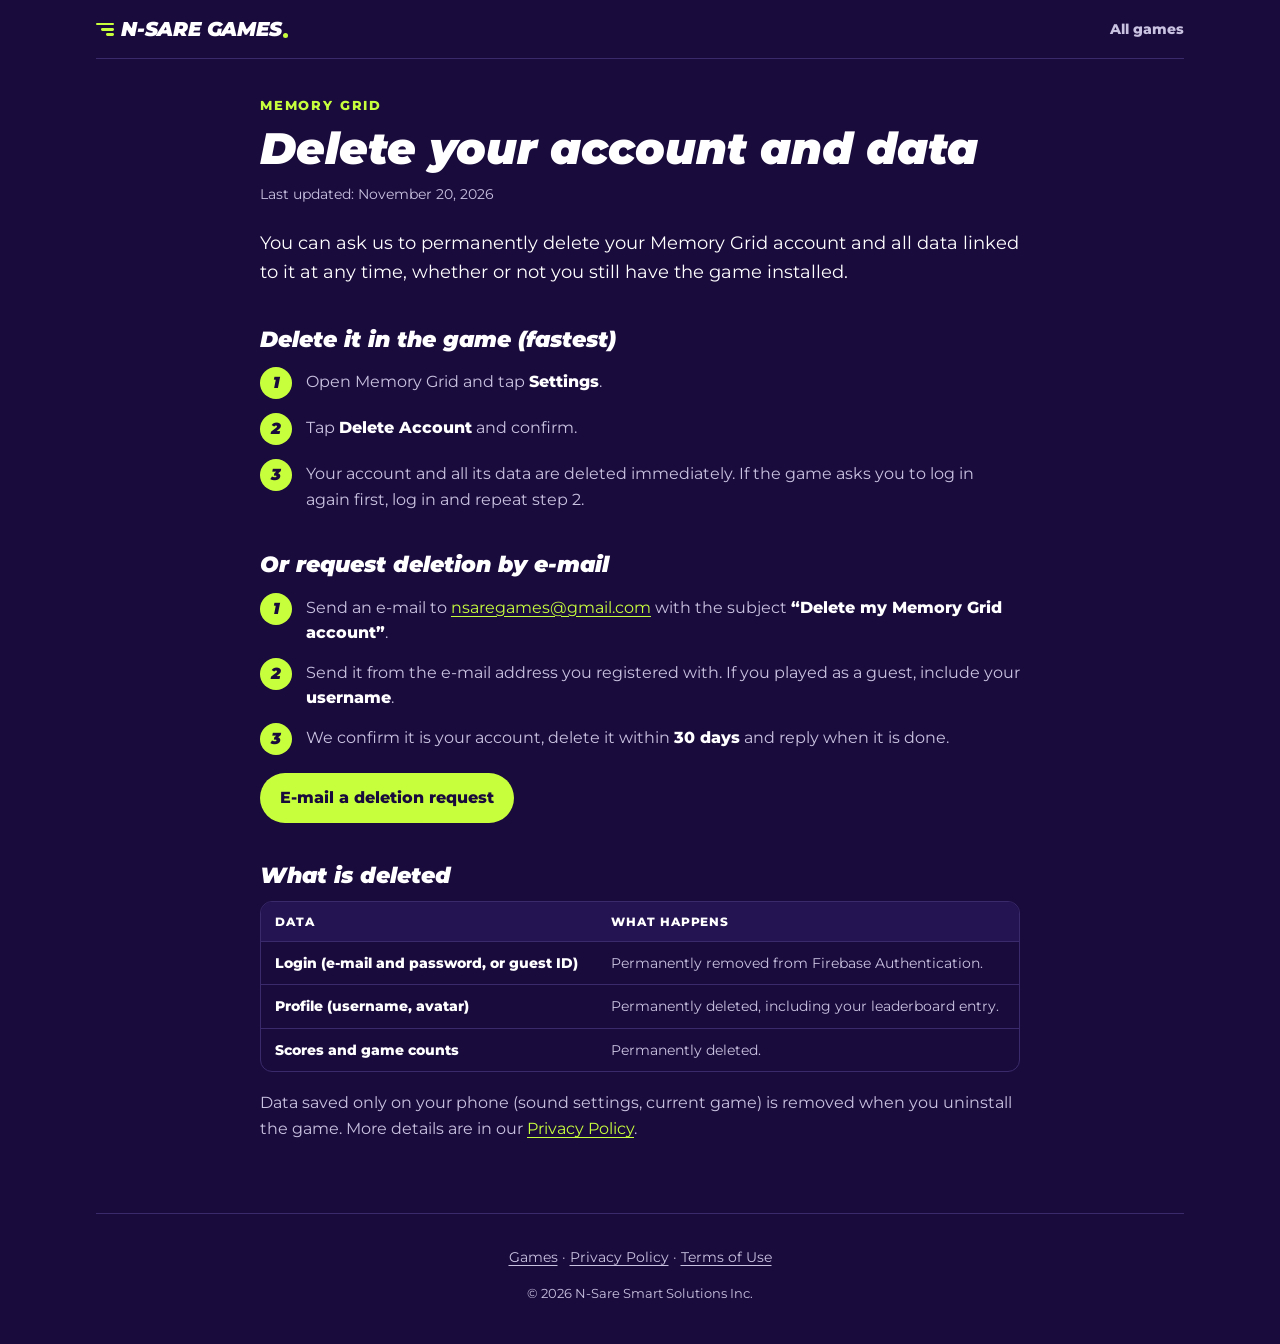
<file: memorygrid/delete-account/index.html>
<!doctype html>
<html lang="en">
<head>
<meta charset="utf-8">
<meta name="viewport" content="width=device-width, initial-scale=1">
<title>Memory Grid – Delete Your Account</title>
<meta name="description" content="How to delete your Memory Grid account and data.">
<meta name="theme-color" content="#1A0B3D">
<link rel="canonical" href="https://nsaresmartsolutions.com/memorygrid/delete-account">
<link rel="icon" href="../../assets/img/favicon.ico" sizes="any">
<link rel="apple-touch-icon" href="../../assets/img/apple-touch-icon.png">
<link rel="stylesheet" href="../../assets/site.css">
</head>
<body>
<div class="wrap">
  <header class="topbar">
    <a class="wordmark" href="../../games/" aria-label="N-Sare Games home"><span class="lines" aria-hidden="true"><i></i><i></i><i></i></span>N-SARE GAMES<span class="dot" aria-hidden="true"></span></a>
    <a class="back" href="../../games/">All games</a>
  </header>

  <main class="doc">
    <p class="kicker">Memory Grid</p>
    <h1>Delete your account and data</h1>
    <p class="updated">Last updated: November 20, 2026</p>
    <p class="lede">You can ask us to permanently delete your Memory Grid account and all data linked to it at any time, whether or not you still have the game installed.</p>

    <h2>Delete it in the game (fastest)</h2>
    <ol class="steps">
      <li>Open Memory Grid and tap <strong>Settings</strong>.</li>
      <li>Tap <strong>Delete Account</strong> and confirm.</li>
      <li>Your account and all its data are deleted immediately. If the game asks you to log in again first, log in and repeat step 2.</li>
    </ol>

    <h2>Or request deletion by e-mail</h2>
    <ol class="steps">
      <li>Send an e-mail to <a href="mailto:nsaregames@gmail.com?subject=Delete%20my%20Memory%20Grid%20account">nsaregames@gmail.com</a> with the subject <strong>“Delete my Memory Grid account”</strong>.</li>
      <li>Send it from the e-mail address you registered with. If you played as a guest, include your <strong>username</strong>.</li>
      <li>We confirm it is your account, delete it within <strong>30 days</strong> and reply when it is done.</li>
    </ol>
    <p><a class="btn" href="mailto:nsaregames@gmail.com?subject=Delete%20my%20Memory%20Grid%20account">E-mail a deletion request</a></p>

    <h2>What is deleted</h2>
    <div class="table-wrap">
      <table>
        <thead><tr><th>Data</th><th>What happens</th></tr></thead>
        <tbody>
          <tr><td>Login (e-mail and password, or guest ID)</td><td>Permanently removed from Firebase Authentication.</td></tr>
          <tr><td>Profile (username, avatar)</td><td>Permanently deleted, including your leaderboard entry.</td></tr>
          <tr><td>Scores and game counts</td><td>Permanently deleted.</td></tr>
        </tbody>
      </table>
    </div>
    <p>Data saved only on your phone (sound settings, current game) is removed when you uninstall the game. More details are in our <a href="../privacy/">Privacy Policy</a>.</p>
  </main>

  <footer class="site-footer">
    <p class="legal-links"><a href="../../games/">Games</a> · <a href="../privacy/">Privacy Policy</a> · <a href="../../terms/">Terms of Use</a></p>
    <p class="copy">© 2026 N-Sare Smart Solutions Inc.</p>
  </footer>
</div>
</body>
</html>
</file>
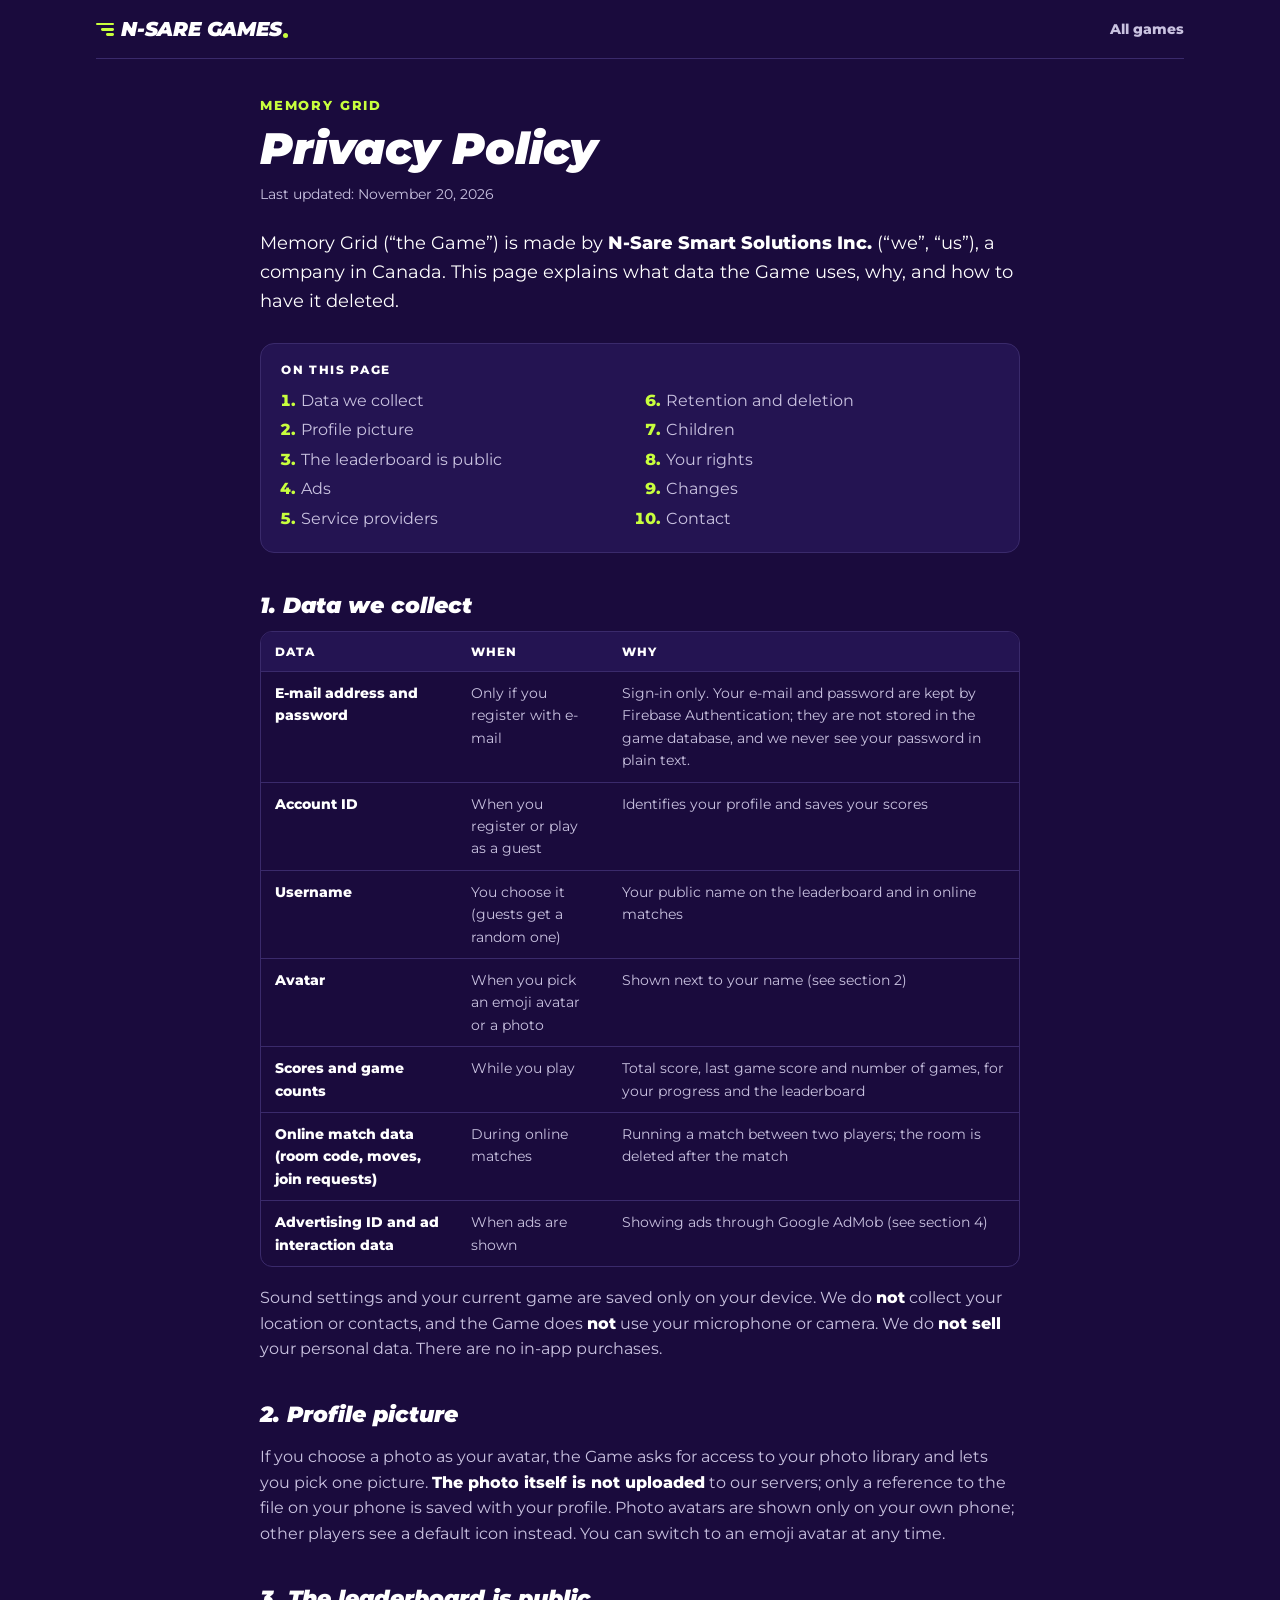
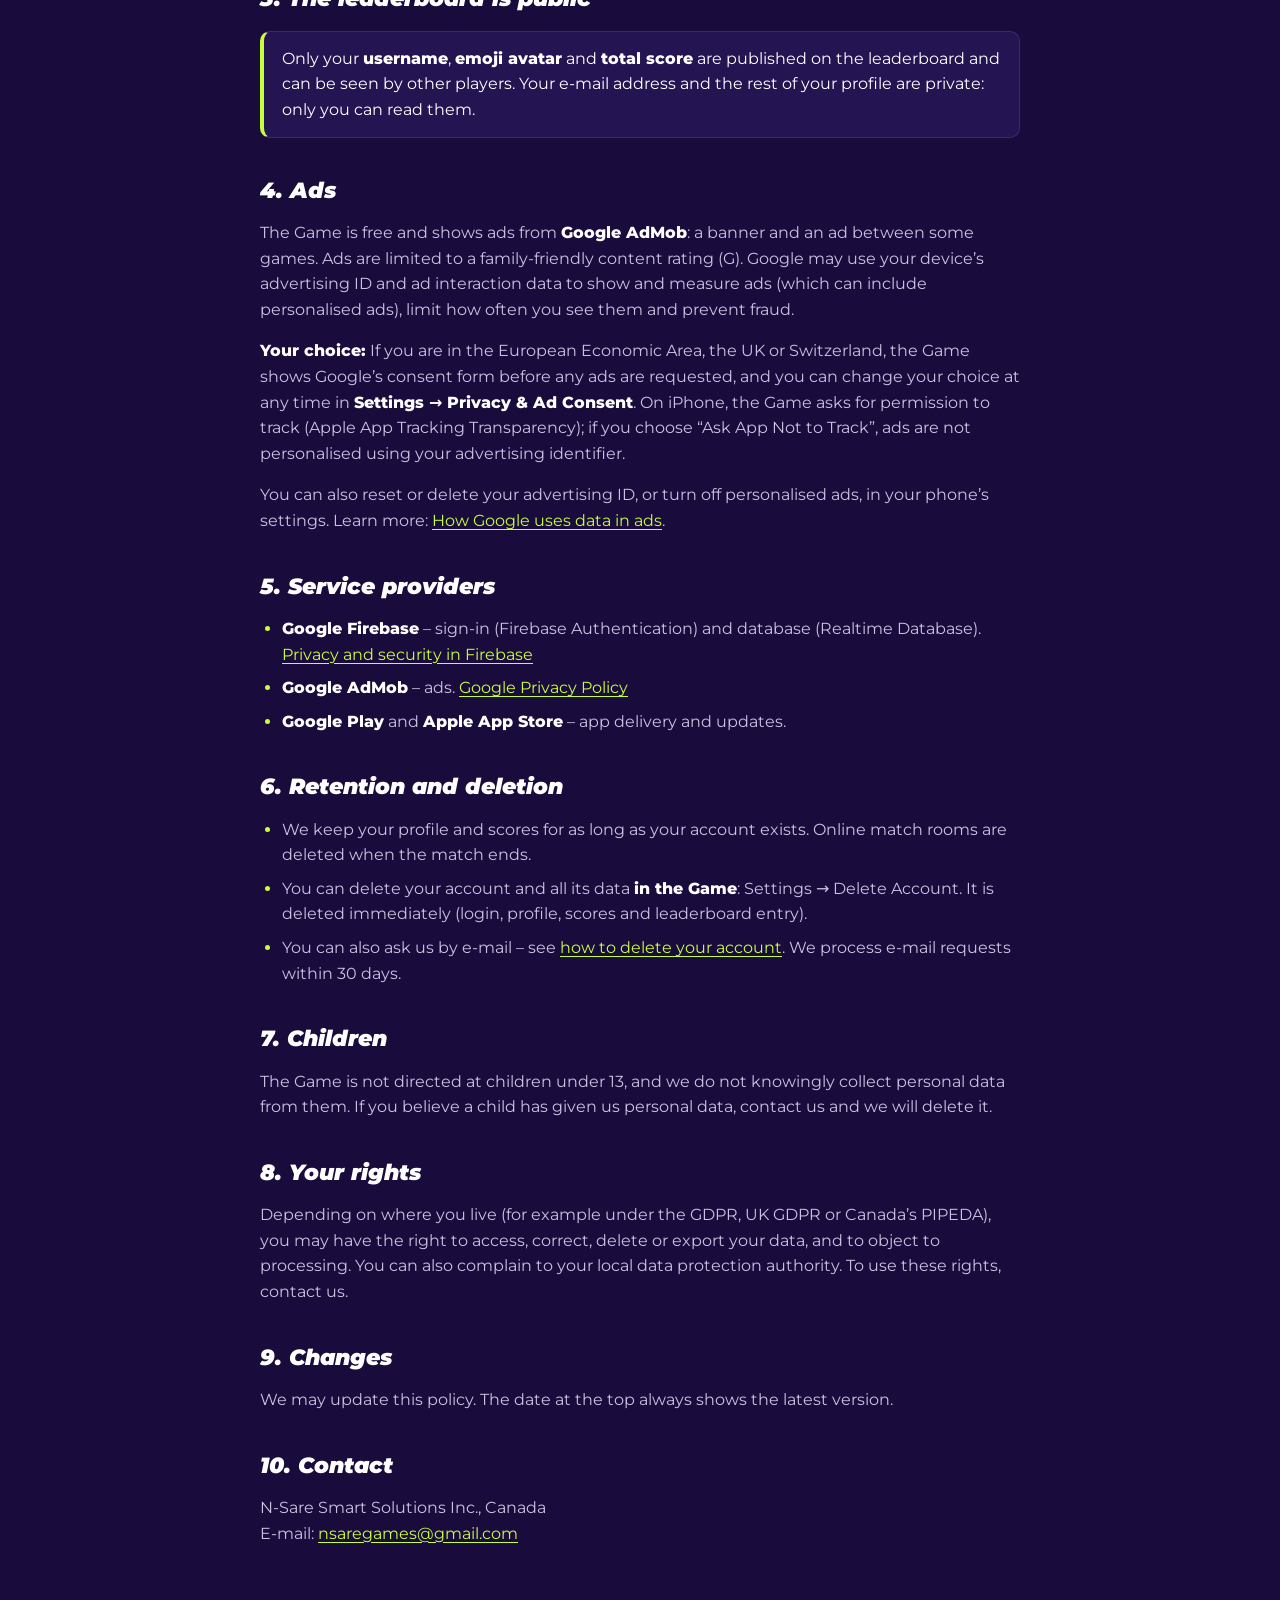
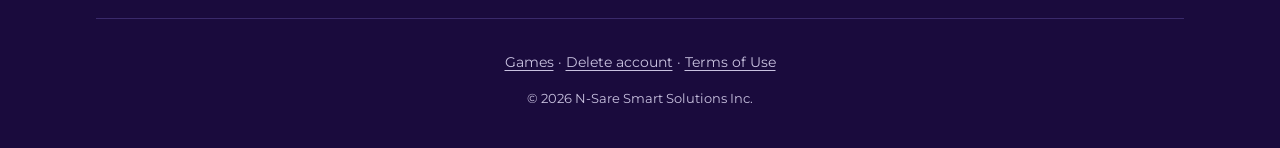
<file: memorygrid/privacy/index.html>
<!doctype html>
<html lang="en">
<head>
<meta charset="utf-8">
<meta name="viewport" content="width=device-width, initial-scale=1">
<title>Memory Grid – Privacy Policy</title>
<meta name="description" content="Privacy policy for Memory Grid by N-Sare Smart Solutions Inc.: what data the game uses, why, and how to delete it.">
<meta name="theme-color" content="#1A0B3D">
<link rel="canonical" href="https://nsaresmartsolutions.com/memorygrid/privacy">
<link rel="icon" href="../../assets/img/favicon.ico" sizes="any">
<link rel="apple-touch-icon" href="../../assets/img/apple-touch-icon.png">
<link rel="stylesheet" href="../../assets/site.css">
</head>
<body>
<div class="wrap">
  <header class="topbar">
    <a class="wordmark" href="../../games/" aria-label="N-Sare Games home"><span class="lines" aria-hidden="true"><i></i><i></i><i></i></span>N-SARE GAMES<span class="dot" aria-hidden="true"></span></a>
    <a class="back" href="../../games/">All games</a>
  </header>

  <main class="doc">
    <p class="kicker">Memory Grid</p>
    <h1>Privacy Policy</h1>
    <p class="updated">Last updated: November 20, 2026</p>
    <p class="lede">Memory Grid (“the Game”) is made by <strong>N-Sare Smart Solutions Inc.</strong> (“we”, “us”), a company in Canada. This page explains what data the Game uses, why, and how to have it deleted.</p>

    <nav class="toc" aria-label="On this page">
      <p>On this page</p>
      <ol>
        <li><a href="#collect">Data we collect</a></li>
        <li><a href="#photo">Profile picture</a></li>
        <li><a href="#leaderboard">The leaderboard is public</a></li>
        <li><a href="#ads">Ads</a></li>
        <li><a href="#providers">Service providers</a></li>
        <li><a href="#delete">Retention and deletion</a></li>
        <li><a href="#children">Children</a></li>
        <li><a href="#rights">Your rights</a></li>
        <li><a href="#changes">Changes</a></li>
        <li><a href="#contact">Contact</a></li>
      </ol>
    </nav>

    <h2 id="collect">1. Data we collect</h2>
    <div class="table-wrap">
      <table>
        <thead><tr><th>Data</th><th>When</th><th>Why</th></tr></thead>
        <tbody>
          <tr><td>E-mail address and password</td><td>Only if you register with e-mail</td><td>Sign-in only. Your e-mail and password are kept by Firebase Authentication; they are not stored in the game database, and we never see your password in plain text.</td></tr>
          <tr><td>Account ID</td><td>When you register or play as a guest</td><td>Identifies your profile and saves your scores</td></tr>
          <tr><td>Username</td><td>You choose it (guests get a random one)</td><td>Your public name on the leaderboard and in online matches</td></tr>
          <tr><td>Avatar</td><td>When you pick an emoji avatar or a photo</td><td>Shown next to your name (see section 2)</td></tr>
          <tr><td>Scores and game counts</td><td>While you play</td><td>Total score, last game score and number of games, for your progress and the leaderboard</td></tr>
          <tr><td>Online match data (room code, moves, join requests)</td><td>During online matches</td><td>Running a match between two players; the room is deleted after the match</td></tr>
          <tr><td>Advertising ID and ad interaction data</td><td>When ads are shown</td><td>Showing ads through Google AdMob (see section 4)</td></tr>
        </tbody>
      </table>
    </div>
    <p>Sound settings and your current game are saved only on your device. We do <strong>not</strong> collect your location or contacts, and the Game does <strong>not</strong> use your microphone or camera. We do <strong>not sell</strong> your personal data. There are no in-app purchases.</p>

    <h2 id="photo">2. Profile picture</h2>
    <p>If you choose a photo as your avatar, the Game asks for access to your photo library and lets you pick one picture. <strong>The photo itself is not uploaded</strong> to our servers; only a reference to the file on your phone is saved with your profile. Photo avatars are shown only on your own phone; other players see a default icon instead. You can switch to an emoji avatar at any time.</p>

    <h2 id="leaderboard">3. The leaderboard is public</h2>
    <div class="note"><p>Only your <strong>username</strong>, <strong>emoji avatar</strong> and <strong>total score</strong> are published on the leaderboard and can be seen by other players. Your e-mail address and the rest of your profile are private: only you can read them.</p></div>

    <h2 id="ads">4. Ads</h2>
    <p>The Game is free and shows ads from <strong>Google AdMob</strong>: a banner and an ad between some games. Ads are limited to a family-friendly content rating (G). Google may use your device’s advertising ID and ad interaction data to show and measure ads (which can include personalised ads), limit how often you see them and prevent fraud.</p>
    <p><strong>Your choice:</strong> If you are in the European Economic Area, the UK or Switzerland, the Game shows Google’s consent form before any ads are requested, and you can change your choice at any time in <strong>Settings → Privacy &amp; Ad Consent</strong>. On iPhone, the Game asks for permission to track (Apple App Tracking Transparency); if you choose “Ask App Not to Track”, ads are not personalised using your advertising identifier.</p>
    <p>You can also reset or delete your advertising ID, or turn off personalised ads, in your phone’s settings. Learn more: <a href="https://policies.google.com/technologies/ads" rel="noopener">How Google uses data in ads</a>.</p>

    <h2 id="providers">5. Service providers</h2>
    <ul>
      <li><strong>Google Firebase</strong> – sign-in (Firebase Authentication) and database (Realtime Database). <a href="https://firebase.google.com/support/privacy" rel="noopener">Privacy and security in Firebase</a></li>
      <li><strong>Google AdMob</strong> – ads. <a href="https://policies.google.com/privacy" rel="noopener">Google Privacy Policy</a></li>
      <li><strong>Google Play</strong> and <strong>Apple App Store</strong> – app delivery and updates.</li>
    </ul>

    <h2 id="delete">6. Retention and deletion</h2>
    <ul>
      <li>We keep your profile and scores for as long as your account exists. Online match rooms are deleted when the match ends.</li>
      <li>You can delete your account and all its data <strong>in the Game</strong>: Settings → Delete Account. It is deleted immediately (login, profile, scores and leaderboard entry).</li>
      <li>You can also ask us by e-mail – see <a href="../delete-account/">how to delete your account</a>. We process e-mail requests within 30 days.</li>
    </ul>

    <h2 id="children">7. Children</h2>
    <p>The Game is not directed at children under 13, and we do not knowingly collect personal data from them. If you believe a child has given us personal data, contact us and we will delete it.</p>

    <h2 id="rights">8. Your rights</h2>
    <p>Depending on where you live (for example under the GDPR, UK GDPR or Canada’s PIPEDA), you may have the right to access, correct, delete or export your data, and to object to processing. You can also complain to your local data protection authority. To use these rights, contact us.</p>

    <h2 id="changes">9. Changes</h2>
    <p>We may update this policy. The date at the top always shows the latest version.</p>

    <h2 id="contact">10. Contact</h2>
    <p>N-Sare Smart Solutions Inc., Canada<br>E-mail: <a href="mailto:nsaregames@gmail.com">nsaregames@gmail.com</a></p>
  </main>

  <footer class="site-footer">
    <p class="legal-links"><a href="../../games/">Games</a> · <a href="../delete-account/">Delete account</a> · <a href="../../terms/">Terms of Use</a></p>
    <p class="copy">© 2026 N-Sare Smart Solutions Inc.</p>
  </footer>
</div>
</body>
</html>
</file>
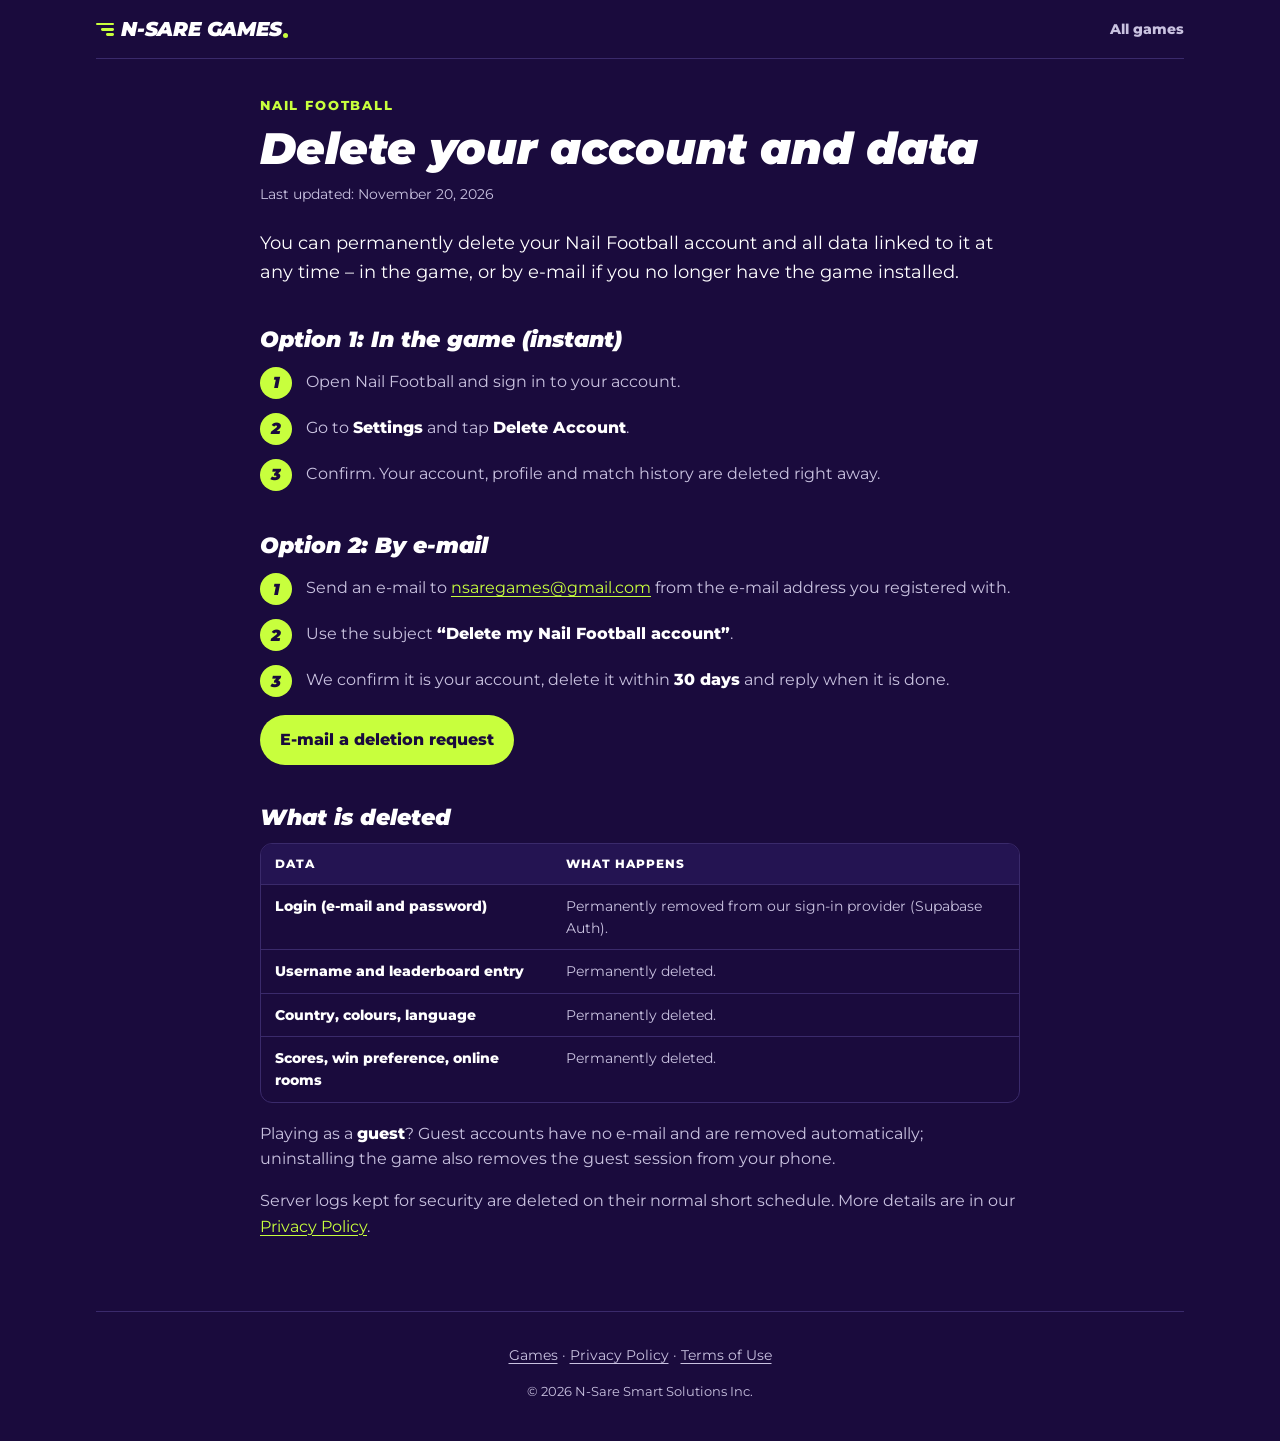
<file: nailfootball/delete-account/index.html>
<!doctype html>
<html lang="en">
<head>
<meta charset="utf-8">
<meta name="viewport" content="width=device-width, initial-scale=1">
<title>Nail Football – Delete Your Account</title>
<meta name="description" content="How to delete your Nail Football account and data, in the game or by e-mail.">
<meta name="theme-color" content="#1A0B3D">
<link rel="canonical" href="https://nsaresmartsolutions.com/nailfootball/delete-account">
<link rel="icon" href="../../assets/img/favicon.ico" sizes="any">
<link rel="apple-touch-icon" href="../../assets/img/apple-touch-icon.png">
<link rel="stylesheet" href="../../assets/site.css">
</head>
<body>
<div class="wrap">
  <header class="topbar">
    <a class="wordmark" href="../../games/" aria-label="N-Sare Games home"><span class="lines" aria-hidden="true"><i></i><i></i><i></i></span>N-SARE GAMES<span class="dot" aria-hidden="true"></span></a>
    <a class="back" href="../../games/">All games</a>
  </header>

  <main class="doc">
    <p class="kicker">Nail Football</p>
    <h1>Delete your account and data</h1>
    <p class="updated">Last updated: November 20, 2026</p>
    <p class="lede">You can permanently delete your Nail Football account and all data linked to it at any time – in the game, or by e-mail if you no longer have the game installed.</p>

    <h2>Option 1: In the game (instant)</h2>
    <ol class="steps">
      <li>Open Nail Football and sign in to your account.</li>
      <li>Go to <strong>Settings</strong> and tap <strong>Delete Account</strong>.</li>
      <li>Confirm. Your account, profile and match history are deleted right away.</li>
    </ol>

    <h2>Option 2: By e-mail</h2>
    <ol class="steps">
      <li>Send an e-mail to <a href="mailto:nsaregames@gmail.com?subject=Delete%20my%20Nail%20Football%20account">nsaregames@gmail.com</a> from the e-mail address you registered with.</li>
      <li>Use the subject <strong>“Delete my Nail Football account”</strong>.</li>
      <li>We confirm it is your account, delete it within <strong>30 days</strong> and reply when it is done.</li>
    </ol>
    <p><a class="btn" href="mailto:nsaregames@gmail.com?subject=Delete%20my%20Nail%20Football%20account">E-mail a deletion request</a></p>

    <h2>What is deleted</h2>
    <div class="table-wrap">
      <table>
        <thead><tr><th>Data</th><th>What happens</th></tr></thead>
        <tbody>
          <tr><td>Login (e-mail and password)</td><td>Permanently removed from our sign-in provider (Supabase Auth).</td></tr>
          <tr><td>Username and leaderboard entry</td><td>Permanently deleted.</td></tr>
          <tr><td>Country, colours, language</td><td>Permanently deleted.</td></tr>
          <tr><td>Scores, win preference, online rooms</td><td>Permanently deleted.</td></tr>
        </tbody>
      </table>
    </div>
    <p>Playing as a <strong>guest</strong>? Guest accounts have no e-mail and are removed automatically; uninstalling the game also removes the guest session from your phone.</p>
    <p>Server logs kept for security are deleted on their normal short schedule. More details are in our <a href="../privacy/">Privacy Policy</a>.</p>
  </main>

  <footer class="site-footer">
    <p class="legal-links"><a href="../../games/">Games</a> · <a href="../privacy/">Privacy Policy</a> · <a href="../../terms/">Terms of Use</a></p>
    <p class="copy">© 2026 N-Sare Smart Solutions Inc.</p>
  </footer>
</div>
</body>
</html>
</file>
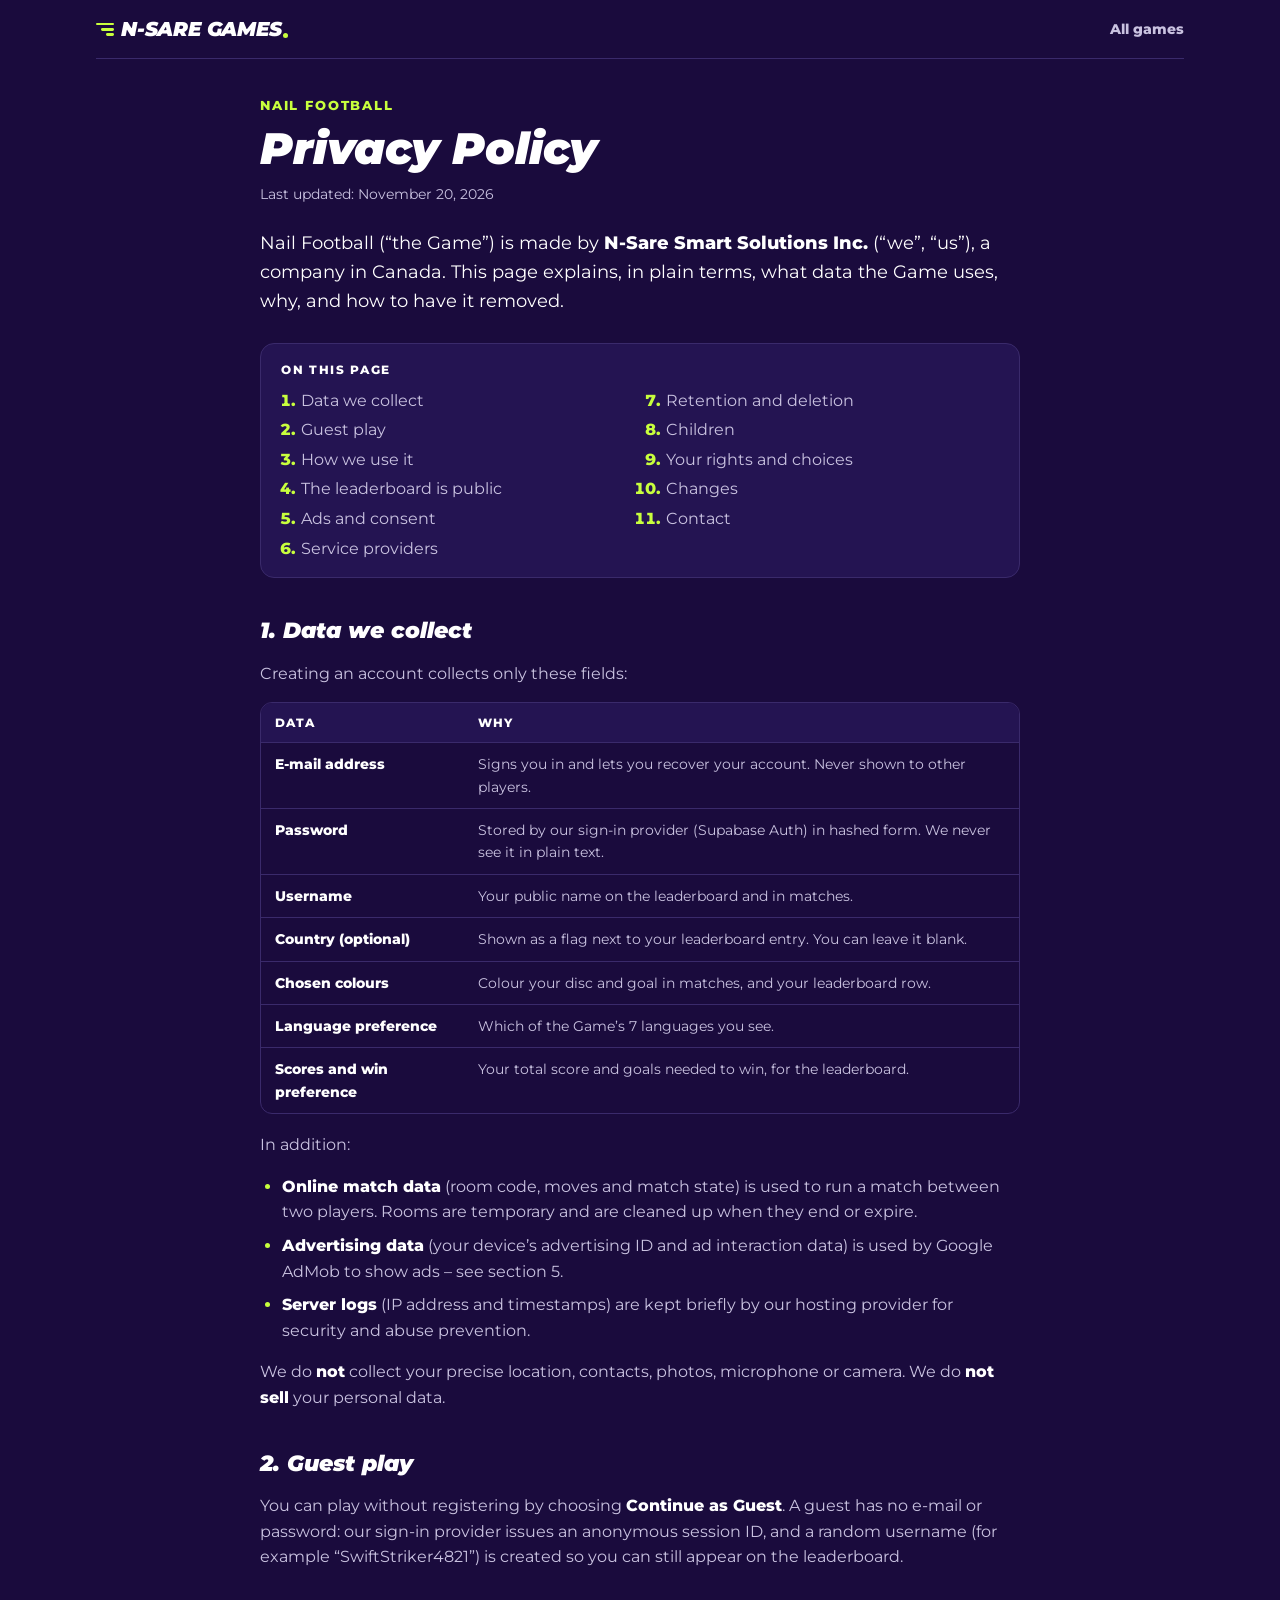
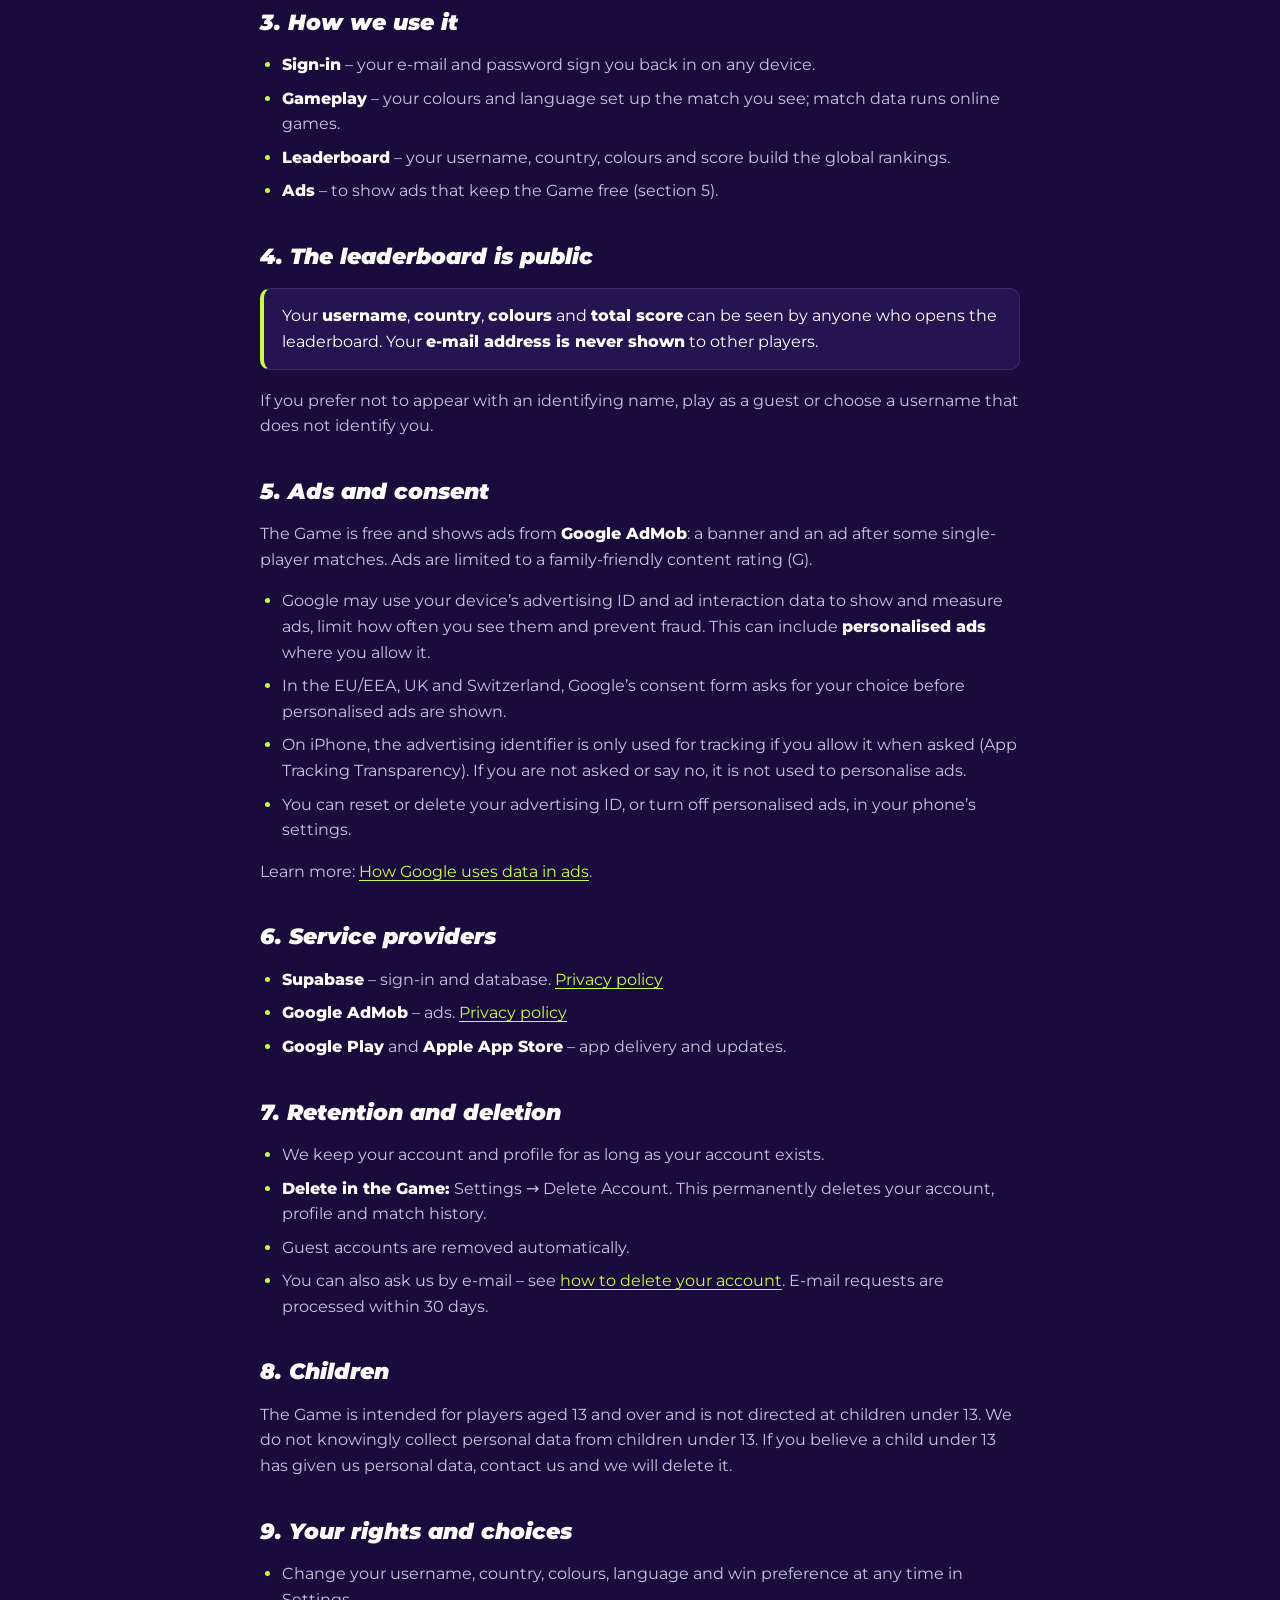
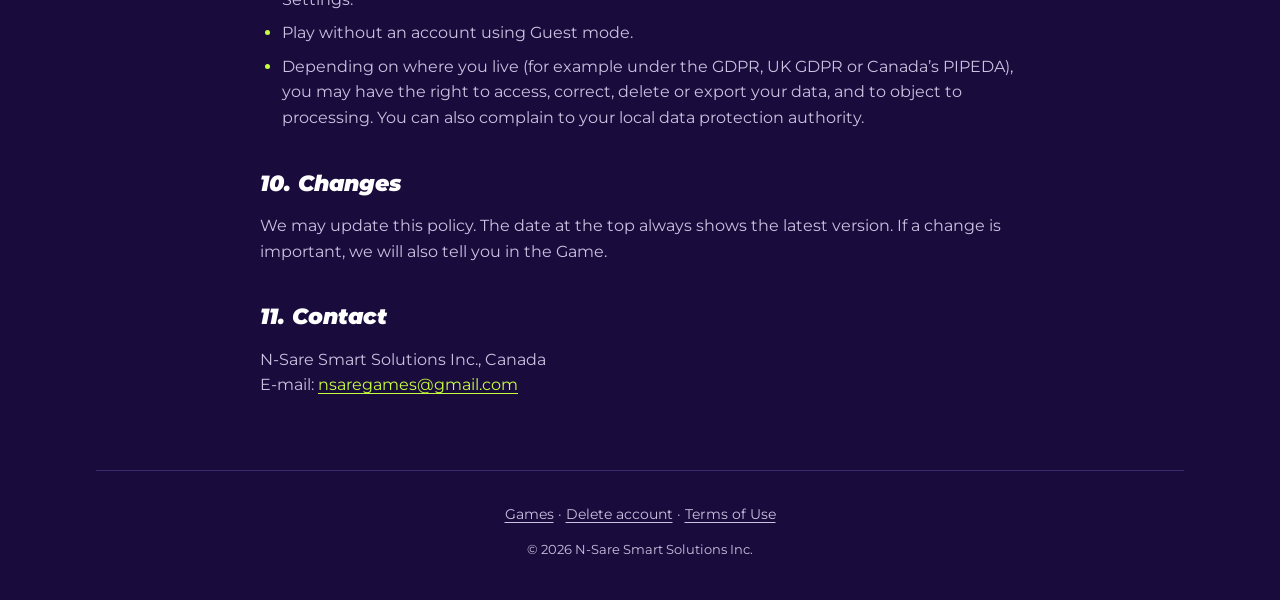
<file: nailfootball/privacy/index.html>
<!doctype html>
<html lang="en">
<head>
<meta charset="utf-8">
<meta name="viewport" content="width=device-width, initial-scale=1">
<title>Nail Football – Privacy Policy</title>
<meta name="description" content="Privacy policy for Nail Football by N-Sare Smart Solutions Inc.: what data the game uses, why, and how to delete it.">
<meta name="theme-color" content="#1A0B3D">
<link rel="canonical" href="https://nsaresmartsolutions.com/nailfootball/privacy">
<link rel="icon" href="../../assets/img/favicon.ico" sizes="any">
<link rel="apple-touch-icon" href="../../assets/img/apple-touch-icon.png">
<link rel="stylesheet" href="../../assets/site.css">
</head>
<body>
<div class="wrap">
  <header class="topbar">
    <a class="wordmark" href="../../games/" aria-label="N-Sare Games home"><span class="lines" aria-hidden="true"><i></i><i></i><i></i></span>N-SARE GAMES<span class="dot" aria-hidden="true"></span></a>
    <a class="back" href="../../games/">All games</a>
  </header>

  <main class="doc">
    <p class="kicker">Nail Football</p>
    <h1>Privacy Policy</h1>
    <p class="updated">Last updated: November 20, 2026</p>
    <p class="lede">Nail Football (“the Game”) is made by <strong>N-Sare Smart Solutions Inc.</strong> (“we”, “us”), a company in Canada. This page explains, in plain terms, what data the Game uses, why, and how to have it removed.</p>

    <nav class="toc" aria-label="On this page">
      <p>On this page</p>
      <ol>
        <li><a href="#collect">Data we collect</a></li>
        <li><a href="#guest">Guest play</a></li>
        <li><a href="#use">How we use it</a></li>
        <li><a href="#leaderboard">The leaderboard is public</a></li>
        <li><a href="#ads">Ads and consent</a></li>
        <li><a href="#providers">Service providers</a></li>
        <li><a href="#delete">Retention and deletion</a></li>
        <li><a href="#children">Children</a></li>
        <li><a href="#rights">Your rights and choices</a></li>
        <li><a href="#changes">Changes</a></li>
        <li><a href="#contact">Contact</a></li>
      </ol>
    </nav>

    <h2 id="collect">1. Data we collect</h2>
    <p>Creating an account collects only these fields:</p>
    <div class="table-wrap">
      <table>
        <thead><tr><th>Data</th><th>Why</th></tr></thead>
        <tbody>
          <tr><td>E-mail address</td><td>Signs you in and lets you recover your account. Never shown to other players.</td></tr>
          <tr><td>Password</td><td>Stored by our sign-in provider (Supabase Auth) in hashed form. We never see it in plain text.</td></tr>
          <tr><td>Username</td><td>Your public name on the leaderboard and in matches.</td></tr>
          <tr><td>Country (optional)</td><td>Shown as a flag next to your leaderboard entry. You can leave it blank.</td></tr>
          <tr><td>Chosen colours</td><td>Colour your disc and goal in matches, and your leaderboard row.</td></tr>
          <tr><td>Language preference</td><td>Which of the Game’s 7 languages you see.</td></tr>
          <tr><td>Scores and win preference</td><td>Your total score and goals needed to win, for the leaderboard.</td></tr>
        </tbody>
      </table>
    </div>
    <p>In addition:</p>
    <ul>
      <li><strong>Online match data</strong> (room code, moves and match state) is used to run a match between two players. Rooms are temporary and are cleaned up when they end or expire.</li>
      <li><strong>Advertising data</strong> (your device’s advertising ID and ad interaction data) is used by Google AdMob to show ads – see section 5.</li>
      <li><strong>Server logs</strong> (IP address and timestamps) are kept briefly by our hosting provider for security and abuse prevention.</li>
    </ul>
    <p>We do <strong>not</strong> collect your precise location, contacts, photos, microphone or camera. We do <strong>not sell</strong> your personal data.</p>

    <h2 id="guest">2. Guest play</h2>
    <p>You can play without registering by choosing <strong>Continue as Guest</strong>. A guest has no e-mail or password: our sign-in provider issues an anonymous session ID, and a random username (for example “SwiftStriker4821”) is created so you can still appear on the leaderboard.</p>

    <h2 id="use">3. How we use it</h2>
    <ul>
      <li><strong>Sign-in</strong> – your e-mail and password sign you back in on any device.</li>
      <li><strong>Gameplay</strong> – your colours and language set up the match you see; match data runs online games.</li>
      <li><strong>Leaderboard</strong> – your username, country, colours and score build the global rankings.</li>
      <li><strong>Ads</strong> – to show ads that keep the Game free (section 5).</li>
    </ul>

    <h2 id="leaderboard">4. The leaderboard is public</h2>
    <div class="note"><p>Your <strong>username</strong>, <strong>country</strong>, <strong>colours</strong> and <strong>total score</strong> can be seen by anyone who opens the leaderboard. Your <strong>e-mail address is never shown</strong> to other players.</p></div>
    <p>If you prefer not to appear with an identifying name, play as a guest or choose a username that does not identify you.</p>

    <h2 id="ads">5. Ads and consent</h2>
    <p>The Game is free and shows ads from <strong>Google AdMob</strong>: a banner and an ad after some single-player matches. Ads are limited to a family-friendly content rating (G).</p>
    <ul>
      <li>Google may use your device’s advertising ID and ad interaction data to show and measure ads, limit how often you see them and prevent fraud. This can include <strong>personalised ads</strong> where you allow it.</li>
      <li>In the EU/EEA, UK and Switzerland, Google’s consent form asks for your choice before personalised ads are shown.</li>
      <li>On iPhone, the advertising identifier is only used for tracking if you allow it when asked (App Tracking Transparency). If you are not asked or say no, it is not used to personalise ads.</li>
      <li>You can reset or delete your advertising ID, or turn off personalised ads, in your phone’s settings.</li>
    </ul>
    <p>Learn more: <a href="https://policies.google.com/technologies/ads" rel="noopener">How Google uses data in ads</a>.</p>

    <h2 id="providers">6. Service providers</h2>
    <ul>
      <li><strong>Supabase</strong> – sign-in and database. <a href="https://supabase.com/privacy" rel="noopener">Privacy policy</a></li>
      <li><strong>Google AdMob</strong> – ads. <a href="https://policies.google.com/privacy" rel="noopener">Privacy policy</a></li>
      <li><strong>Google Play</strong> and <strong>Apple App Store</strong> – app delivery and updates.</li>
    </ul>

    <h2 id="delete">7. Retention and deletion</h2>
    <ul>
      <li>We keep your account and profile for as long as your account exists.</li>
      <li><strong>Delete in the Game:</strong> Settings → Delete Account. This permanently deletes your account, profile and match history.</li>
      <li>Guest accounts are removed automatically.</li>
      <li>You can also ask us by e-mail – see <a href="../delete-account/">how to delete your account</a>. E-mail requests are processed within 30 days.</li>
    </ul>

    <h2 id="children">8. Children</h2>
    <p>The Game is intended for players aged 13 and over and is not directed at children under 13. We do not knowingly collect personal data from children under 13. If you believe a child under 13 has given us personal data, contact us and we will delete it.</p>

    <h2 id="rights">9. Your rights and choices</h2>
    <ul>
      <li>Change your username, country, colours, language and win preference at any time in Settings.</li>
      <li>Play without an account using Guest mode.</li>
      <li>Depending on where you live (for example under the GDPR, UK GDPR or Canada’s PIPEDA), you may have the right to access, correct, delete or export your data, and to object to processing. You can also complain to your local data protection authority.</li>
    </ul>

    <h2 id="changes">10. Changes</h2>
    <p>We may update this policy. The date at the top always shows the latest version. If a change is important, we will also tell you in the Game.</p>

    <h2 id="contact">11. Contact</h2>
    <p>N-Sare Smart Solutions Inc., Canada<br>E-mail: <a href="mailto:nsaregames@gmail.com">nsaregames@gmail.com</a></p>
  </main>

  <footer class="site-footer">
    <p class="legal-links"><a href="../../games/">Games</a> · <a href="../delete-account/">Delete account</a> · <a href="../../terms/">Terms of Use</a></p>
    <p class="copy">© 2026 N-Sare Smart Solutions Inc.</p>
  </footer>
</div>
</body>
</html>
</file>
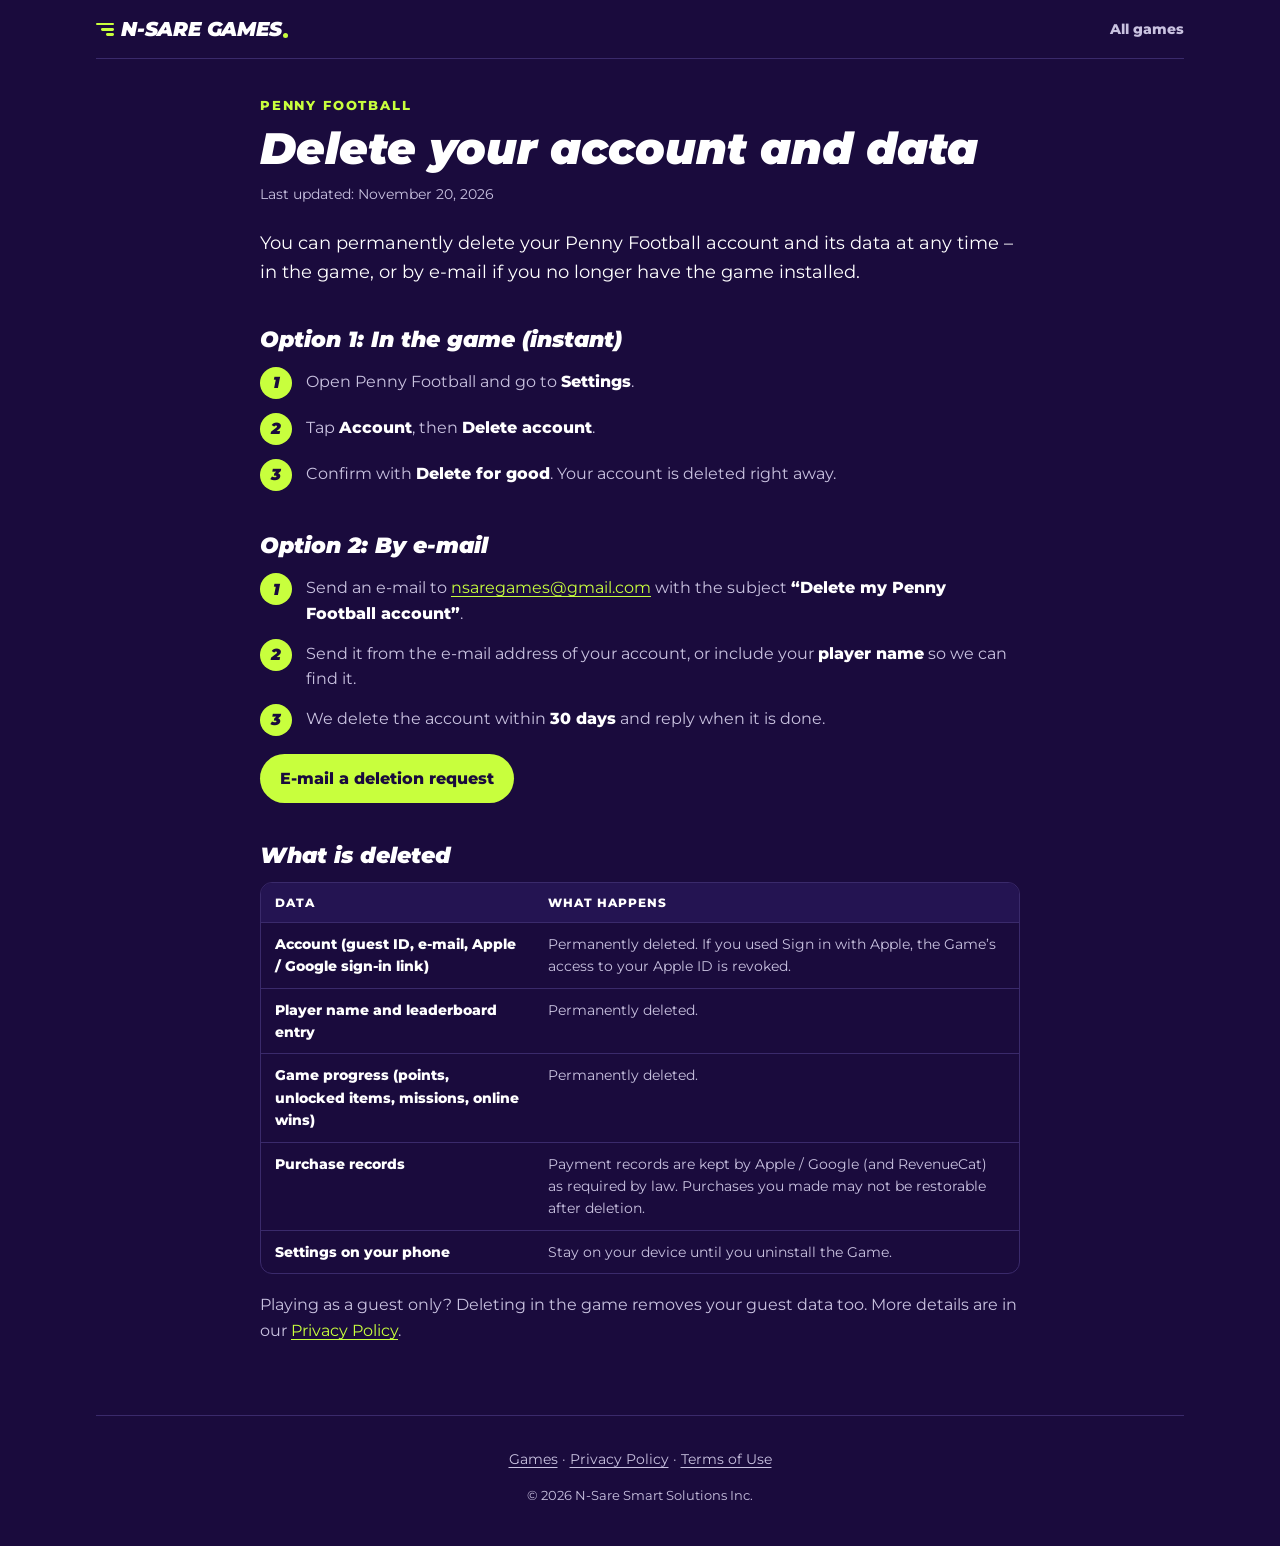
<file: pennyfootball/delete-account/index.html>
<!doctype html>
<html lang="en">
<head>
<meta charset="utf-8">
<meta name="viewport" content="width=device-width, initial-scale=1">
<title>Penny Football – Delete Your Account</title>
<meta name="description" content="How to delete your Penny Football account and data, in the game or by e-mail.">
<meta name="theme-color" content="#1A0B3D">
<link rel="canonical" href="https://nsaresmartsolutions.com/pennyfootball/delete-account">
<link rel="icon" href="../../assets/img/favicon.ico" sizes="any">
<link rel="apple-touch-icon" href="../../assets/img/apple-touch-icon.png">
<link rel="stylesheet" href="../../assets/site.css">
</head>
<body>
<div class="wrap">
  <header class="topbar">
    <a class="wordmark" href="../../games/" aria-label="N-Sare Games home"><span class="lines" aria-hidden="true"><i></i><i></i><i></i></span>N-SARE GAMES<span class="dot" aria-hidden="true"></span></a>
    <a class="back" href="../../games/">All games</a>
  </header>

  <main class="doc">
    <p class="kicker">Penny Football</p>
    <h1>Delete your account and data</h1>
    <p class="updated">Last updated: November 20, 2026</p>
    <p class="lede">You can permanently delete your Penny Football account and its data at any time – in the game, or by e-mail if you no longer have the game installed.</p>

    <h2>Option 1: In the game (instant)</h2>
    <ol class="steps">
      <li>Open Penny Football and go to <strong>Settings</strong>.</li>
      <li>Tap <strong>Account</strong>, then <strong>Delete account</strong>.</li>
      <li>Confirm with <strong>Delete for good</strong>. Your account is deleted right away.</li>
    </ol>

    <h2>Option 2: By e-mail</h2>
    <ol class="steps">
      <li>Send an e-mail to <a href="mailto:nsaregames@gmail.com?subject=Delete%20my%20Penny%20Football%20account">nsaregames@gmail.com</a> with the subject <strong>“Delete my Penny Football account”</strong>.</li>
      <li>Send it from the e-mail address of your account, or include your <strong>player name</strong> so we can find it.</li>
      <li>We delete the account within <strong>30 days</strong> and reply when it is done.</li>
    </ol>
    <p><a class="btn" href="mailto:nsaregames@gmail.com?subject=Delete%20my%20Penny%20Football%20account">E-mail a deletion request</a></p>

    <h2>What is deleted</h2>
    <div class="table-wrap">
      <table>
        <thead><tr><th>Data</th><th>What happens</th></tr></thead>
        <tbody>
          <tr><td>Account (guest ID, e-mail, Apple / Google sign-in link)</td><td>Permanently deleted. If you used Sign in with Apple, the Game’s access to your Apple ID is revoked.</td></tr>
          <tr><td>Player name and leaderboard entry</td><td>Permanently deleted.</td></tr>
          <tr><td>Game progress (points, unlocked items, missions, online wins)</td><td>Permanently deleted.</td></tr>
          <tr><td>Purchase records</td><td>Payment records are kept by Apple / Google (and RevenueCat) as required by law. Purchases you made may not be restorable after deletion.</td></tr>
          <tr><td>Settings on your phone</td><td>Stay on your device until you uninstall the Game.</td></tr>
        </tbody>
      </table>
    </div>
    <p>Playing as a guest only? Deleting in the game removes your guest data too. More details are in our <a href="../privacy/">Privacy Policy</a>.</p>
  </main>

  <footer class="site-footer">
    <p class="legal-links"><a href="../../games/">Games</a> · <a href="../privacy/">Privacy Policy</a> · <a href="../../terms/">Terms of Use</a></p>
    <p class="copy">© 2026 N-Sare Smart Solutions Inc.</p>
  </footer>
</div>
</body>
</html>
</file>
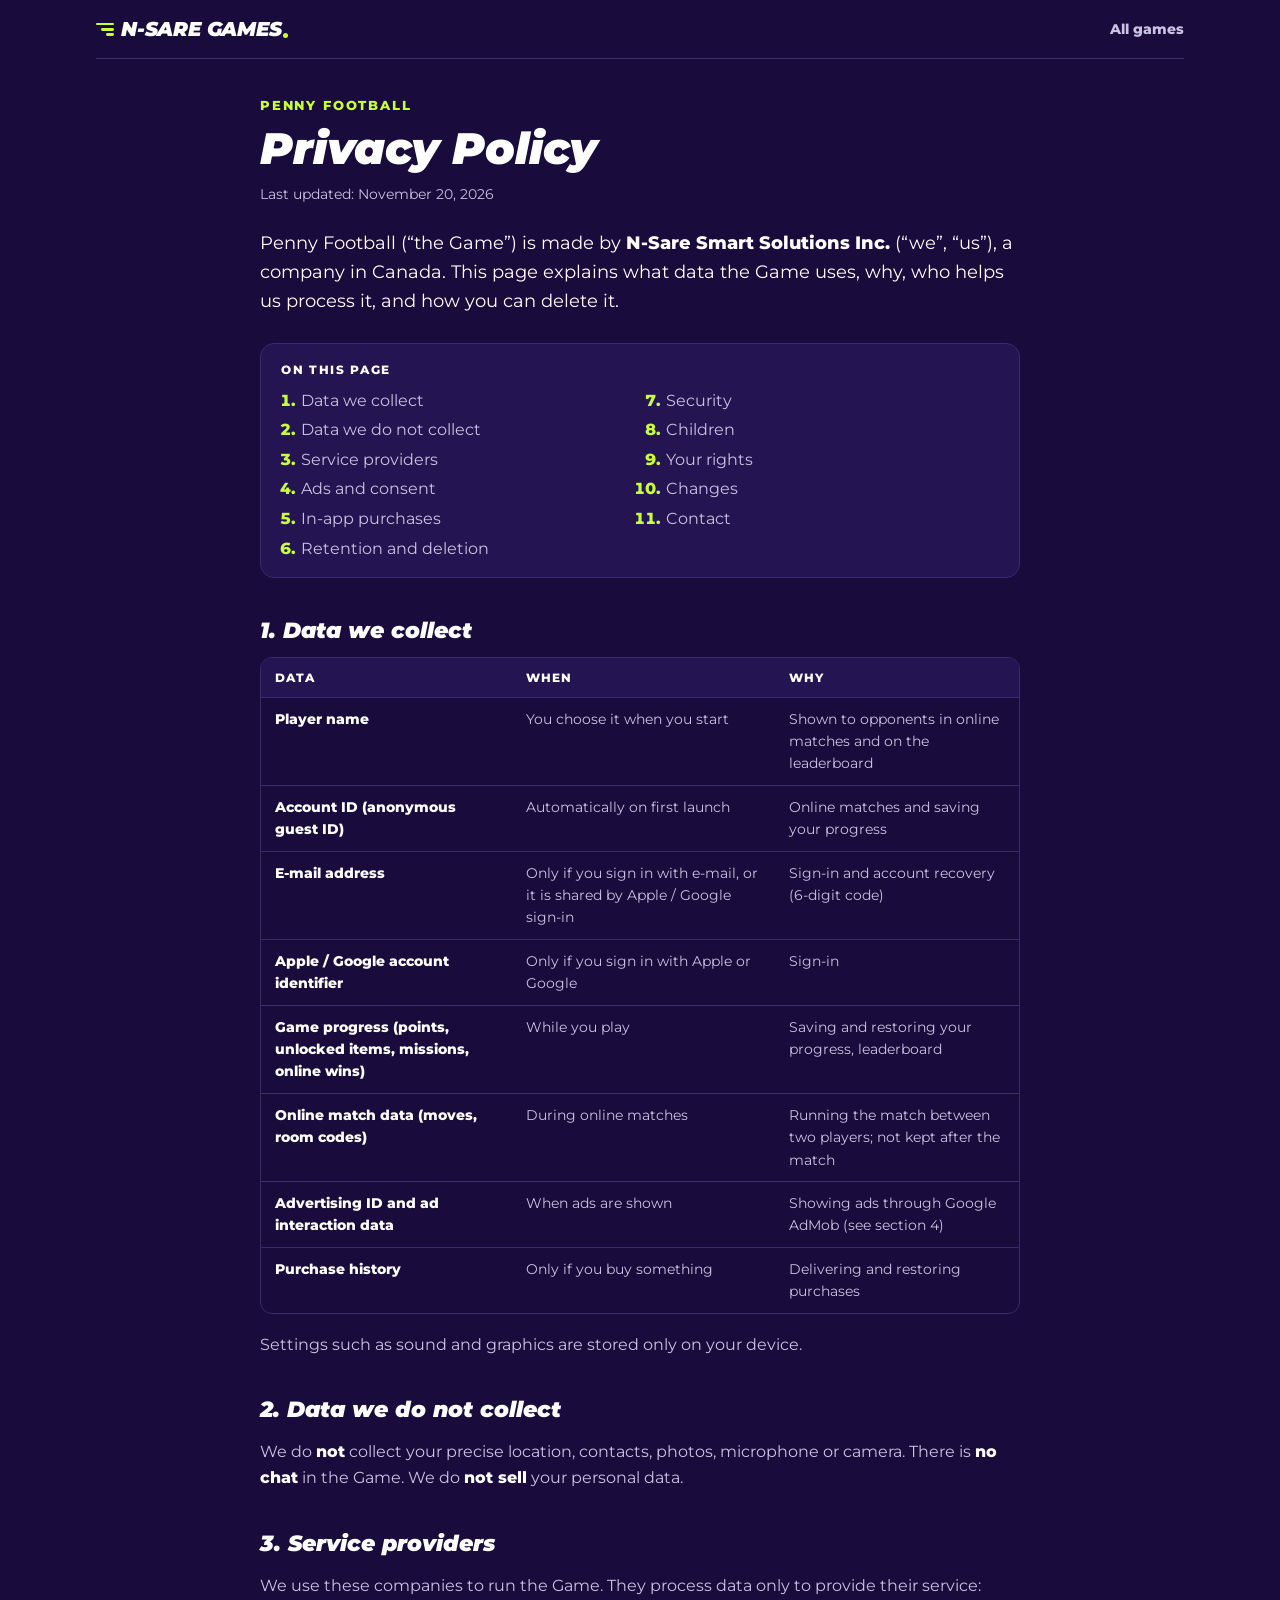
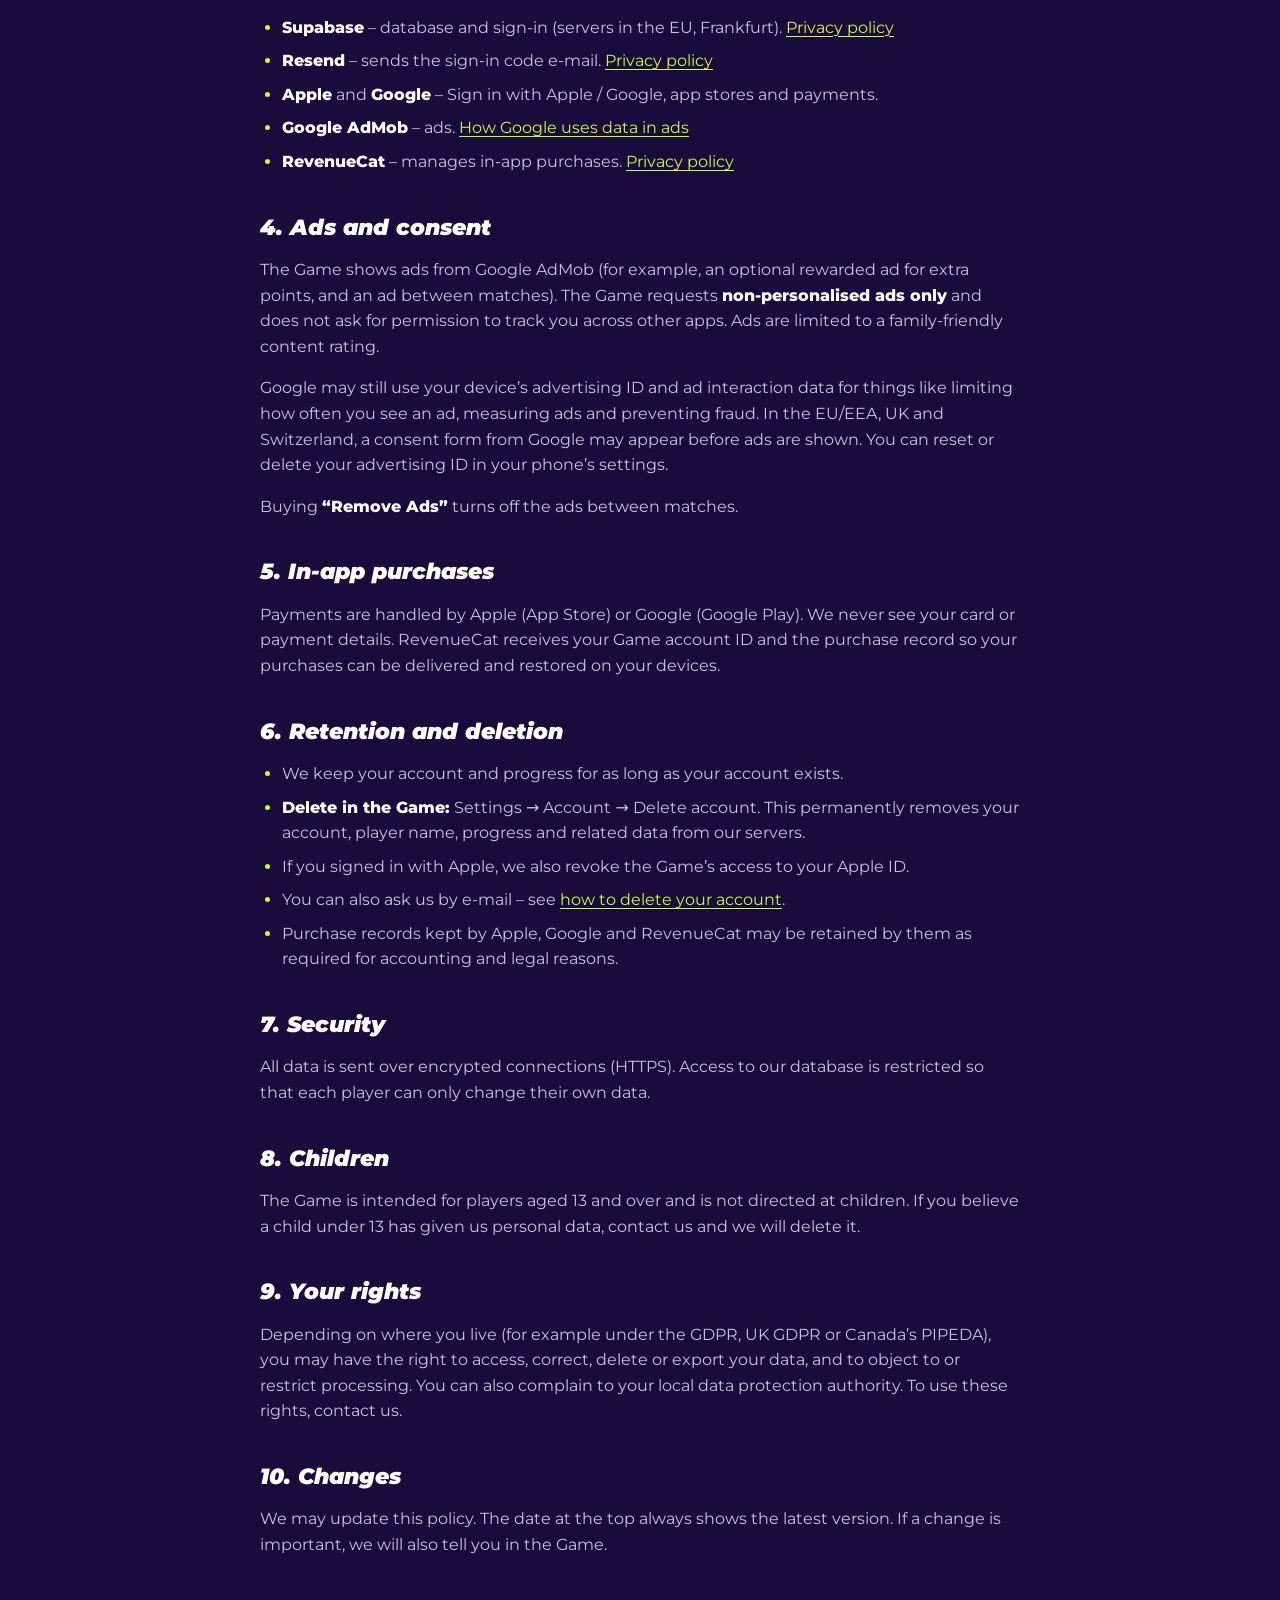
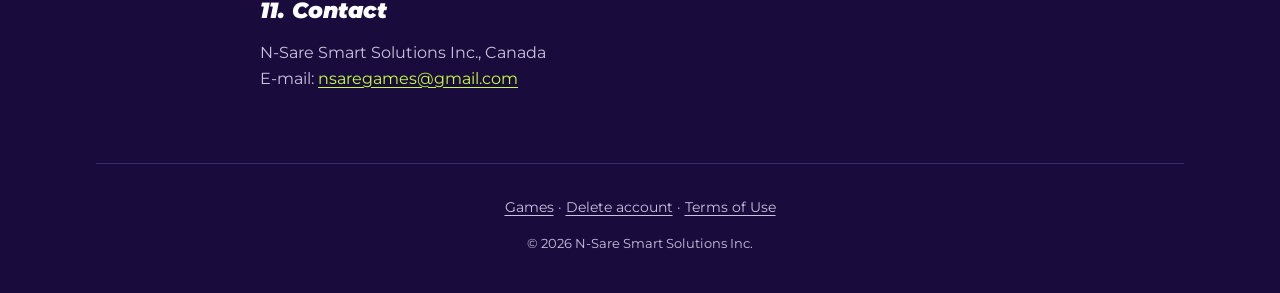
<file: pennyfootball/privacy/index.html>
<!doctype html>
<html lang="en">
<head>
<meta charset="utf-8">
<meta name="viewport" content="width=device-width, initial-scale=1">
<title>Penny Football – Privacy Policy</title>
<meta name="description" content="Privacy policy for Penny Football by N-Sare Smart Solutions Inc.: what data the game uses, why, and how to delete it.">
<meta name="theme-color" content="#1A0B3D">
<link rel="canonical" href="https://nsaresmartsolutions.com/pennyfootball/privacy">
<link rel="icon" href="../../assets/img/favicon.ico" sizes="any">
<link rel="apple-touch-icon" href="../../assets/img/apple-touch-icon.png">
<link rel="stylesheet" href="../../assets/site.css">
</head>
<body>
<div class="wrap">
  <header class="topbar">
    <a class="wordmark" href="../../games/" aria-label="N-Sare Games home"><span class="lines" aria-hidden="true"><i></i><i></i><i></i></span>N-SARE GAMES<span class="dot" aria-hidden="true"></span></a>
    <a class="back" href="../../games/">All games</a>
  </header>

  <main class="doc">
    <p class="kicker">Penny Football</p>
    <h1>Privacy Policy</h1>
    <p class="updated">Last updated: November 20, 2026</p>
    <p class="lede">Penny Football (“the Game”) is made by <strong>N-Sare Smart Solutions Inc.</strong> (“we”, “us”), a company in Canada. This page explains what data the Game uses, why, who helps us process it, and how you can delete it.</p>

    <nav class="toc" aria-label="On this page">
      <p>On this page</p>
      <ol>
        <li><a href="#collect">Data we collect</a></li>
        <li><a href="#not">Data we do not collect</a></li>
        <li><a href="#providers">Service providers</a></li>
        <li><a href="#ads">Ads and consent</a></li>
        <li><a href="#purchases">In-app purchases</a></li>
        <li><a href="#delete">Retention and deletion</a></li>
        <li><a href="#security">Security</a></li>
        <li><a href="#children">Children</a></li>
        <li><a href="#rights">Your rights</a></li>
        <li><a href="#changes">Changes</a></li>
        <li><a href="#contact">Contact</a></li>
      </ol>
    </nav>

    <h2 id="collect">1. Data we collect</h2>
    <div class="table-wrap">
      <table>
        <thead><tr><th>Data</th><th>When</th><th>Why</th></tr></thead>
        <tbody>
          <tr><td>Player name</td><td>You choose it when you start</td><td>Shown to opponents in online matches and on the leaderboard</td></tr>
          <tr><td>Account ID (anonymous guest ID)</td><td>Automatically on first launch</td><td>Online matches and saving your progress</td></tr>
          <tr><td>E-mail address</td><td>Only if you sign in with e-mail, or it is shared by Apple / Google sign-in</td><td>Sign-in and account recovery (6-digit code)</td></tr>
          <tr><td>Apple / Google account identifier</td><td>Only if you sign in with Apple or Google</td><td>Sign-in</td></tr>
          <tr><td>Game progress (points, unlocked items, missions, online wins)</td><td>While you play</td><td>Saving and restoring your progress, leaderboard</td></tr>
          <tr><td>Online match data (moves, room codes)</td><td>During online matches</td><td>Running the match between two players; not kept after the match</td></tr>
          <tr><td>Advertising ID and ad interaction data</td><td>When ads are shown</td><td>Showing ads through Google AdMob (see section 4)</td></tr>
          <tr><td>Purchase history</td><td>Only if you buy something</td><td>Delivering and restoring purchases</td></tr>
        </tbody>
      </table>
    </div>
    <p>Settings such as sound and graphics are stored only on your device.</p>

    <h2 id="not">2. Data we do not collect</h2>
    <p>We do <strong>not</strong> collect your precise location, contacts, photos, microphone or camera. There is <strong>no chat</strong> in the Game. We do <strong>not sell</strong> your personal data.</p>

    <h2 id="providers">3. Service providers</h2>
    <p>We use these companies to run the Game. They process data only to provide their service:</p>
    <ul>
      <li><strong>Supabase</strong> – database and sign-in (servers in the EU, Frankfurt). <a href="https://supabase.com/privacy" rel="noopener">Privacy policy</a></li>
      <li><strong>Resend</strong> – sends the sign-in code e-mail. <a href="https://resend.com/legal/privacy-policy" rel="noopener">Privacy policy</a></li>
      <li><strong>Apple</strong> and <strong>Google</strong> – Sign in with Apple / Google, app stores and payments.</li>
      <li><strong>Google AdMob</strong> – ads. <a href="https://policies.google.com/technologies/ads" rel="noopener">How Google uses data in ads</a></li>
      <li><strong>RevenueCat</strong> – manages in-app purchases. <a href="https://www.revenuecat.com/privacy" rel="noopener">Privacy policy</a></li>
    </ul>

    <h2 id="ads">4. Ads and consent</h2>
    <p>The Game shows ads from Google AdMob (for example, an optional rewarded ad for extra points, and an ad between matches). The Game requests <strong>non-personalised ads only</strong> and does not ask for permission to track you across other apps. Ads are limited to a family-friendly content rating.</p>
    <p>Google may still use your device’s advertising ID and ad interaction data for things like limiting how often you see an ad, measuring ads and preventing fraud. In the EU/EEA, UK and Switzerland, a consent form from Google may appear before ads are shown. You can reset or delete your advertising ID in your phone’s settings.</p>
    <p>Buying <strong>“Remove Ads”</strong> turns off the ads between matches.</p>

    <h2 id="purchases">5. In-app purchases</h2>
    <p>Payments are handled by Apple (App Store) or Google (Google Play). We never see your card or payment details. RevenueCat receives your Game account ID and the purchase record so your purchases can be delivered and restored on your devices.</p>

    <h2 id="delete">6. Retention and deletion</h2>
    <ul>
      <li>We keep your account and progress for as long as your account exists.</li>
      <li><strong>Delete in the Game:</strong> Settings → Account → Delete account. This permanently removes your account, player name, progress and related data from our servers.</li>
      <li>If you signed in with Apple, we also revoke the Game’s access to your Apple ID.</li>
      <li>You can also ask us by e-mail – see <a href="../delete-account/">how to delete your account</a>.</li>
      <li>Purchase records kept by Apple, Google and RevenueCat may be retained by them as required for accounting and legal reasons.</li>
    </ul>

    <h2 id="security">7. Security</h2>
    <p>All data is sent over encrypted connections (HTTPS). Access to our database is restricted so that each player can only change their own data.</p>

    <h2 id="children">8. Children</h2>
    <p>The Game is intended for players aged 13 and over and is not directed at children. If you believe a child under 13 has given us personal data, contact us and we will delete it.</p>

    <h2 id="rights">9. Your rights</h2>
    <p>Depending on where you live (for example under the GDPR, UK GDPR or Canada’s PIPEDA), you may have the right to access, correct, delete or export your data, and to object to or restrict processing. You can also complain to your local data protection authority. To use these rights, contact us.</p>

    <h2 id="changes">10. Changes</h2>
    <p>We may update this policy. The date at the top always shows the latest version. If a change is important, we will also tell you in the Game.</p>

    <h2 id="contact">11. Contact</h2>
    <p>N-Sare Smart Solutions Inc., Canada<br>E-mail: <a href="mailto:nsaregames@gmail.com">nsaregames@gmail.com</a></p>
  </main>

  <footer class="site-footer">
    <p class="legal-links"><a href="../../games/">Games</a> · <a href="../delete-account/">Delete account</a> · <a href="../../terms/">Terms of Use</a></p>
    <p class="copy">© 2026 N-Sare Smart Solutions Inc.</p>
  </footer>
</div>
</body>
</html>
</file>
<file: assets/site.css>
/* N-Sare Games – shared styles. Brand: flat #1A0B3D, accent #C8FF3D, white text. No shadows, no glow. */
@font-face { font-family: "Montserrat"; font-style: normal; font-weight: 400; font-display: swap; src: url("fonts/montserrat-latin-400-normal.woff2") format("woff2"); }
@font-face { font-family: "Montserrat"; font-style: normal; font-weight: 800; font-display: swap; src: url("fonts/montserrat-latin-800-normal.woff2") format("woff2"); }
@font-face { font-family: "Montserrat"; font-style: italic; font-weight: 900; font-display: swap; src: url("fonts/montserrat-latin-900-italic.woff2") format("woff2"); }

:root {
  --bg: #1A0B3D;
  --surface: #241452;
  --line: #3A2A6B;
  --accent: #C8FF3D;
  --text: #FFFFFF;
  --muted: #C9C2E0;
  --radius: 20px;
  color-scheme: dark;
}

* { box-sizing: border-box; }
html { -webkit-text-size-adjust: 100%; }
body {
  margin: 0;
  background: var(--bg);
  color: var(--text);
  font-family: "Montserrat", system-ui, -apple-system, "Segoe UI", Roboto, Arial, sans-serif;
  font-weight: 400;
  font-size: 16px;
  line-height: 1.6;
  -webkit-font-smoothing: antialiased;
}
img, video { display: block; max-width: 100%; }
a { color: var(--accent); text-underline-offset: 3px; }
a:hover { text-decoration-thickness: 2px; }
:focus-visible { outline: 3px solid var(--accent); outline-offset: 3px; border-radius: 6px; }

.wrap { max-width: 1120px; margin: 0 auto; padding: 0 16px; }

/* ---------- Wordmark ---------- */
.wordmark {
  display: inline-flex; align-items: center; gap: .35em;
  font-weight: 900; font-style: italic; letter-spacing: -.01em; line-height: 1;
  color: var(--text); text-decoration: none; white-space: nowrap;
}
.wordmark .lines { display: inline-flex; flex-direction: column; align-items: flex-end; gap: .12em; }
.wordmark .lines i { display: block; height: .14em; border-radius: .07em; background: var(--accent); }
.wordmark .lines i:nth-child(1) { width: .9em; }
.wordmark .lines i:nth-child(2) { width: .65em; }
.wordmark .lines i:nth-child(3) { width: .42em; }
.wordmark .dot { display: inline-block; width: .26em; height: .26em; border-radius: 50%; background: var(--accent); margin-left: -.3em; align-self: flex-end; margin-bottom: .06em; }
.slogan { font-weight: 800; color: var(--accent); letter-spacing: .14em; text-transform: uppercase; }

/* ---------- Games page ---------- */
.hero { text-align: center; padding: 40px 0 28px; }
.hero .logo { width: 88px; height: 88px; border-radius: 22px; margin: 0 auto 22px; }
.hero h1 { margin: 0; font-size: clamp(30px, 9vw, 64px); }
.hero .slogan { margin: 14px 0 0; font-size: clamp(13px, 3.6vw, 20px); }
.hero .intro { margin: 18px auto 0; max-width: 34ch; color: var(--muted); font-size: 16px; }

.games { display: grid; gap: 20px; grid-template-columns: 1fr; padding: 12px 0 40px; }
@media (min-width: 760px) { .games { grid-template-columns: repeat(2, 1fr); } }
@media (min-width: 1040px) { .games { grid-template-columns: repeat(3, 1fr); } }

.game {
  background: var(--surface);
  border: 1px solid var(--line);
  border-radius: var(--radius);
  padding: 16px;
  display: flex; flex-direction: column;
}
.game .clip {
  position: relative; aspect-ratio: 9 / 16; width: 100%; max-width: 300px; margin: 0 auto 18px;
  border-radius: 16px; overflow: hidden; background: #0E0626; border: 2px solid var(--line);
}
.game .clip video, .game .clip img { width: 100%; height: 100%; object-fit: cover; }
.game .head { display: flex; align-items: center; gap: 14px; }
.game .icon { width: 64px; height: 64px; border-radius: 15px; flex: none; }
.game h2 { margin: 0; font-weight: 900; font-style: italic; font-size: 24px; line-height: 1.1; }
.game .tag { margin: 4px 0 0; font-weight: 800; font-size: 12px; letter-spacing: .12em; text-transform: uppercase; color: var(--accent); }
.game .pitch { margin: 14px 0 18px; color: var(--muted); flex: 1; }
.badges { display: flex; flex-wrap: wrap; align-items: center; gap: 4px 10px; }
.badges a { display: block; line-height: 0; border-radius: 8px; }
.badges .apple img { height: 44px; width: auto; }
.badges .google img { height: 66px; width: auto; margin: -11px -10px; } /* PNG has built-in clear space */
.game .links { margin: 14px 0 0; font-size: 13px; color: var(--muted); }
.game .links a { color: var(--muted); }

/* ---------- Footer ---------- */
.site-footer { border-top: 1px solid var(--line); padding: 32px 0 40px; text-align: center; }
.social { display: flex; flex-wrap: wrap; justify-content: center; gap: 10px; margin: 0 0 22px; padding: 0; list-style: none; }
.social a {
  display: inline-flex; align-items: center; gap: 8px; padding: 10px 16px; min-height: 44px;
  border: 1px solid var(--line); border-radius: 999px; color: var(--text); text-decoration: none; font-weight: 800; font-size: 14px;
}
.social a:hover { border-color: var(--accent); color: var(--accent); }
.social svg { width: 18px; height: 18px; fill: currentColor; }
.site-footer .contact { margin: 0 0 14px; }
.site-footer .contact a { font-weight: 800; }
.legal-links { margin: 0 0 14px; font-size: 14px; color: var(--muted); }
.legal-links a { color: var(--muted); }
.copy { margin: 0; font-size: 13px; color: var(--muted); }

/* ---------- Legal pages ---------- */
.topbar { display: flex; align-items: center; justify-content: space-between; gap: 12px; padding: 18px 0; border-bottom: 1px solid var(--line); }
.topbar .wordmark { font-size: 20px; }
.topbar .back { font-weight: 800; font-size: 14px; color: var(--muted); text-decoration: none; white-space: nowrap; }
.topbar .back:hover { color: var(--accent); }

.doc { max-width: 760px; margin: 0 auto; padding: 36px 0 56px; }
.doc .kicker { margin: 0 0 8px; font-weight: 800; font-size: 13px; letter-spacing: .14em; text-transform: uppercase; color: var(--accent); }
.doc h1 { margin: 0 0 10px; font-weight: 900; font-style: italic; font-size: clamp(28px, 7vw, 44px); line-height: 1.1; }
.doc .updated { margin: 0 0 24px; color: var(--muted); font-size: 14px; }
.doc .lede { font-size: 18px; color: var(--text); margin: 0 0 28px; }
.doc h2 { margin: 40px 0 12px; font-weight: 900; font-style: italic; font-size: 22px; line-height: 1.2; }
.doc h3 { margin: 22px 0 8px; font-weight: 800; font-size: 17px; }
.doc p, .doc li { color: var(--muted); }
.doc strong { color: var(--text); font-weight: 800; }
.doc ul, .doc ol { padding-left: 22px; }
.doc li { margin-bottom: 8px; }
.doc li::marker { color: var(--accent); font-weight: 800; }

.toc { background: var(--surface); border: 1px solid var(--line); border-radius: 14px; padding: 16px 20px; margin: 0 0 8px; }
.toc p { margin: 0 0 8px; font-weight: 800; font-size: 12px; letter-spacing: .14em; text-transform: uppercase; color: var(--text); }
.toc ol { margin: 0; padding-left: 20px; columns: 1; }
@media (min-width: 600px) { .toc ol { columns: 2; column-gap: 32px; } }
.toc li { margin: 0 0 4px; break-inside: avoid; }
.toc a { color: var(--muted); text-decoration: none; }
.toc a:hover { color: var(--accent); }

.note { background: var(--surface); border: 1px solid var(--line); border-left: 4px solid var(--accent); border-radius: 10px; padding: 14px 18px; margin: 18px 0; }
.note p { margin: 0; color: var(--text); }
.note p + p { margin-top: 8px; }

.table-wrap { overflow-x: auto; margin: 12px 0 18px; border: 1px solid var(--line); border-radius: 12px; }
table { width: 100%; border-collapse: collapse; font-size: 14px; min-width: 520px; }
th, td { text-align: left; vertical-align: top; padding: 10px 14px; border-bottom: 1px solid var(--line); }
tr:last-child td { border-bottom: 0; }
th { background: var(--surface); font-weight: 800; font-size: 12px; letter-spacing: .08em; text-transform: uppercase; color: var(--text); }
td { color: var(--muted); }
td:first-child { color: var(--text); font-weight: 800; }
@media (max-width: 599px) {
  table { min-width: 0; }
  thead { display: none; }
  tr { display: block; padding: 10px 0; border-bottom: 1px solid var(--line); }
  tr:last-child { border-bottom: 0; }
  td { display: block; border: 0; padding: 3px 14px; }
}

.steps { counter-reset: s; list-style: none; padding-left: 0 !important; }
.steps li { position: relative; padding-left: 46px; margin-bottom: 14px; min-height: 32px; }
.steps li::before {
  counter-increment: s; content: counter(s); position: absolute; left: 0; top: -2px;
  width: 32px; height: 32px; border-radius: 50%; background: var(--accent); color: var(--bg);
  font-weight: 900; font-style: italic; display: flex; align-items: center; justify-content: center;
}
.btn {
  display: inline-block; background: var(--accent); color: var(--bg); text-decoration: none;
  font-weight: 800; padding: 12px 20px; border-radius: 999px; min-height: 44px;
}
.btn:hover { text-decoration: none; background: #D8FF6E; }
code { font-family: ui-monospace, SFMono-Regular, Menlo, Consolas, monospace; font-size: .92em; color: var(--text); background: var(--surface); border: 1px solid var(--line); padding: 1px 6px; border-radius: 6px; }

@media (prefers-reduced-motion: reduce) { * { scroll-behavior: auto !important; } }
</file>
